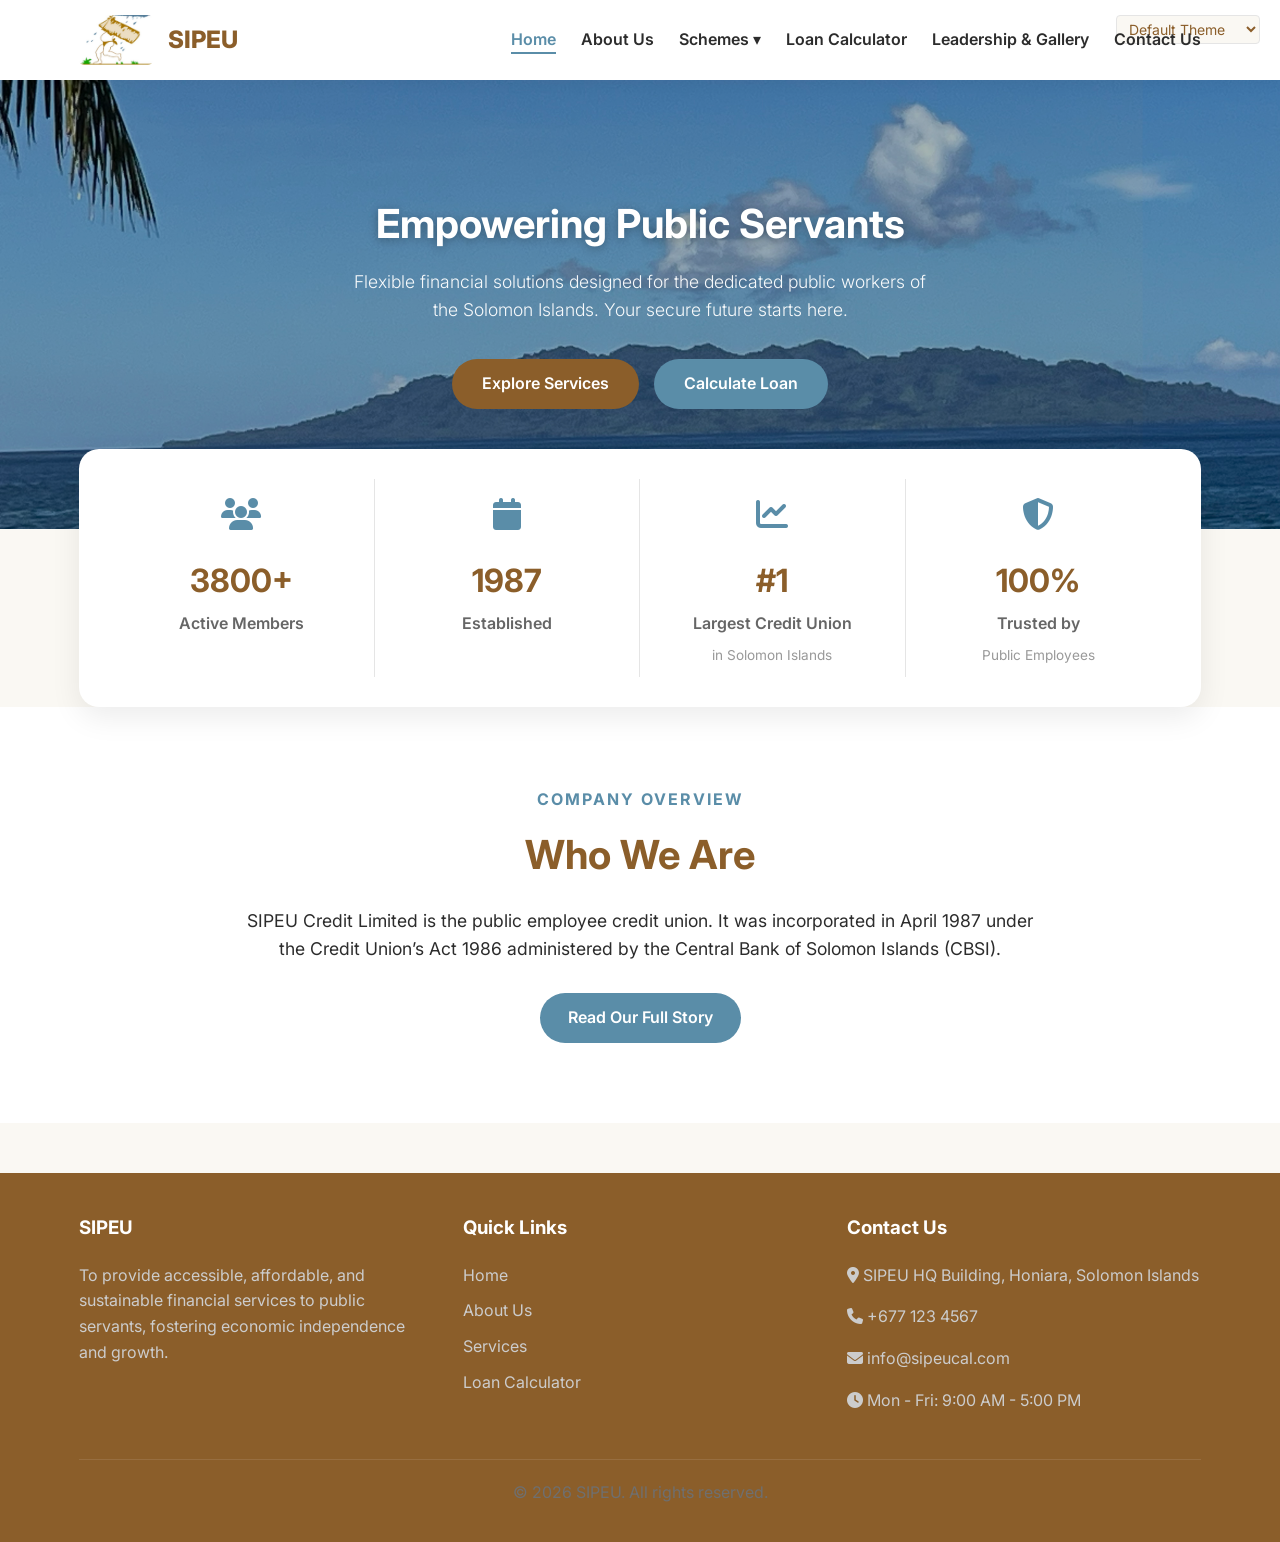
<file: index.html>
<!DOCTYPE html>
<html lang="en">

<head>
    <meta charset="UTF-8">
    <meta name="viewport" content="width=device-width, initial-scale=1.0">
    <title>SIPEU</title>
    <!-- Google Fonts -->
    <link rel="preconnect" href="https://fonts.googleapis.com">
    <link rel="preconnect" href="https://fonts.gstatic.com" crossorigin>
    <link href="https://fonts.googleapis.com/css2?family=Inter:wght@400;600;800&display=swap" rel="stylesheet">
    <!-- Main CSS -->
    <link rel="stylesheet" href="assets/style.css">

    <!-- Theme Configuration Override -->
    <style>
        :root {
            --primary-color: #8B5E2A;
            --secondary-color: #5A8DA8;
            --bg-color: #FAF8F3;
            --white: #FFFFFF;
            --text-color: #2C2C2C;
            --light-text: #6F6F6F;
            --border-color: #E5E5E5;

            --success: #22C55E;
            --warning: #FACC15;
            --info: #3B82F6;
        }
    </style>
    <script>
        const themes = {
            default: {
                "--primary-color": "#8B5E2A",
                "--secondary-color": "#5A8DA8"
            },
            blue: { "--primary-color": "#1E3A8A", "--secondary-color": "#3B82F6" },
            green: { "--primary-color": "#2E7D32", "--secondary-color": "#66BB6A" },
            gold: { "--primary-color": "#C9A227", "--secondary-color": "#E5C158" },
            ocean: { "--primary-color": "#0EA5E9", "--secondary-color": "#38BDF8" }
        };

        function applyTheme(themeName) {
            if (!themes[themeName]) return;
            const theme = themes[themeName];
            Object.keys(theme).forEach(key => {
                document.documentElement.style.setProperty(key, theme[key]);
            });
            localStorage.setItem("sipeu_theme", themeName);
        }

        // Fast synchronous check to prevent FOUC (flash of unstyled content)
        const savedTheme = localStorage.getItem("sipeu_theme");
        if (savedTheme && themes[savedTheme]) {
            applyTheme(savedTheme);
        }

        // Sync both dropdown menu selections when DOM loads
        document.addEventListener("DOMContentLoaded", () => {
            document.querySelectorAll(".theme-select").forEach(select => {
                if (savedTheme) select.value = savedTheme;
            });
        });
    </script>

    <!-- FontAwesome for Icons -->
    <link rel="stylesheet" href="https://cdnjs.cloudflare.com/ajax/libs/font-awesome/6.4.0/css/all.min.css">
</head>

<body oncontextmenu="return false;">

    <nav class="navbar">
        <div class="container">
            <!-- Desktop Theme Switcher -->
            <div class="theme-desktop">
                <select class="theme-select" onchange="applyTheme(this.value)"
                    style="border: 1px solid var(--border-color); background: var(--bg-color); color: var(--primary-color); padding: 4px 8px; border-radius: 4px; font-size: 14px; cursor: pointer; outline: none;">
                    <option value="default">Default Theme</option>
                    <option value="blue">Corporate Blue</option>
                    <option value="green">Nature Premium</option>
                    <option value="gold">Premium Gold</option>
                    <option value="ocean">Ocean Clean</option>
                </select>
            </div>

            <a href="index.html" class="nav-brand">
                <img src="assets/logo.png" alt="Logo">
                <span>SIPEU</span>
            </a>

            <ul class="nav-links">
                <li><a href="index.html" class="active">Home</a></li>
                <li><a href="about.html" class="">About Us</a></li>
                <li class="dropdown">
                    <a href="#" class="">Schemes ▾</a>
                    <ul class="dropdown-menu">
                        <li><a href="loan.html">Loan Scheme</a></li>
                        <li><a href="advance.html">Advance Scheme</a></li>
                    </ul>
                </li>
                <li><a href="calculator.html" class="">Loan Calculator</a></li>
                <li><a href="team.html" class="">Leadership & Gallery</a></li>
                <li><a href="contact.html" class="">Contact Us</a></li>

                <li class="theme-mobile">
                    <label>Theme Selection</label>
                    <select class="theme-select" onchange="applyTheme(this.value)">
                        <option value="default">Default Theme</option>
                        <option value="blue">Corporate Blue</option>
                        <option value="green">Nature Premium</option>
                        <option value="gold">Premium Gold</option>
                        <option value="ocean">Ocean Clean</option>
                    </select>
                </li>
            </ul>

            <button class="mobile-menu-btn">
                <i class="fas fa-bars"></i>
            </button>
        </div>
    </nav>

    <style>
        /* Hero Section Specific Styles */
        .hero {
            position: relative;
            background-image: url('assets/hero.jpg');
            background-size: cover;
            background-position: center;
            background-repeat: no-repeat;
            color: var(--white);
            padding: 120px 0;
            overflow: hidden;
        }

        .hero-overlay {
            position: absolute;
            top: 0;
            left: 0;
            width: 100%;
            height: 100%;
            background: rgba(0, 0, 0, 0.3);
            /* Lighter sharp overlay */
            z-index: 1;
        }

        .hero .container {
            position: relative;
            z-index: 2;
            display: flex;
            flex-direction: column;
            align-items: center;
            text-align: center;
        }

        .hero-content {
            max-width: 800px;
        }

        .hero-content h1 {
            font-size: 3.5rem;
            color: var(--white);
            line-height: 1.2;
            margin-bottom: 20px;
            animation: fadeInUp 1s ease;
        }

        .hero-content p {
            font-size: 1.25rem;
            color: #E0E0E0;
            margin-bottom: 30px;
            animation: fadeInUp 1s ease 0.2s reverse backwards;
        }

        .hero-buttons {
            display: flex;
            gap: 15px;
            animation: fadeInUp 1s ease 0.4s reverse backwards;
        }

        .hero-image {
            max-width: 400px;
            animation: fadeInRight 1s ease;
        }

        .hero-image img {
            width: 100%;
            border-radius: var(--card-radius);
            box-shadow: 0 20px 50px rgba(0, 0, 0, 0.3);
        }

        /* Animations */
        @keyframes fadeInUp {
            from {
                opacity: 0;
                transform: translateY(30px);
            }

            to {
                opacity: 1;
                transform: translateY(0);
            }
        }

        @keyframes fadeInRight {
            from {
                opacity: 0;
                transform: translateX(50px);
            }

            to {
                opacity: 1;
                transform: translateX(0);
            }
        }

        @media (max-width: 768px) {
            .hero .container {
                flex-direction: column;
                text-align: center;
            }

            .hero-buttons {
                justify-content: center;
            }

            .hero-image {
                margin-top: 40px;
            }

            .hero-content h1 {
                font-size: 2.5rem;
            }
        }
    </style>

    <!-- Hero Section -->
    <section class="hero">
        <div class="hero-overlay"></div>
        <div class="container">
            <div class="hero-content">

                <h1
                    style="animation-direction: normal; font-size: 2.5rem; font-weight: 700; text-shadow: 0 2px 10px rgba(0,0,0,0.3);">
                    Empowering Public Servants</h1>
                <p
                    style="animation-direction: normal; font-size: 1.1rem; font-weight: 300; margin-bottom: 35px; line-height: 1.6; color: rgba(255,255,255,0.95); max-width: 600px; margin-left: auto; margin-right: auto;">
                    Flexible financial solutions designed for the dedicated public workers of the Solomon Islands. Your
                    secure future starts here.</p>
                <div class="hero-buttons" style="animation-direction: normal; justify-content: center;">
                    <a href="loan.html" class="btn btn-primary"
                        style="padding: 12px 30px; border-radius: 50px; font-weight: 600;">Explore Services</a>
                    <a href="calculator.html" class="btn btn-secondary"
                        style="padding: 12px 30px; border-radius: 50px; font-weight: 600;">Calculate Loan</a>
                </div>
            </div>
        </div>
    </section>

    <!-- Statistics / Achievements -->
    <section class="stats">
        <div class="container">
            <div class="stats-container">
                <div class="stat-box">
                    <div class="icon"><i class="fas fa-users"></i></div>
                    <h2>3800+</h2>
                    <p>Active Members</p>
                </div>
                <div class="stat-box">
                    <div class="icon"><i class="fas fa-calendar"></i></div>
                    <h2>1987</h2>
                    <p>Established</p>
                </div>
                <div class="stat-box">
                    <div class="icon"><i class="fas fa-chart-line"></i></div>
                    <h2>#1</h2>
                    <p>Largest Credit Union</p>
                    <small>in Solomon Islands</small>
                </div>
                <div class="stat-box">
                    <div class="icon"><i class="fas fa-shield-alt"></i></div>
                    <h2>100%</h2>
                    <p>Trusted by</p>
                    <small>Public Employees</small>
                </div>
            </div>
        </div>
    </section>

    <!-- Quick About Section -->
    <section class="section" style="background-color: var(--white);">
        <div class="container">
            <div class="text-center" style="max-width: 800px; margin: 0 auto;">
                <div
                    style="color: var(--secondary-color); font-weight: 700; letter-spacing: 2px; text-transform: uppercase; margin-bottom: 10px;">
                    COMPANY OVERVIEW</div>
                <h2 style="font-size: 2.5rem; margin-bottom: 20px;">Who We Are</h2>
                <p style="font-size: 1.1rem; color: var(--text-color); margin-bottom: 30px;">
                    SIPEU Credit Limited is the public employee credit union. It was incorporated in April 1987 under
                    the Credit Union’s Act 1986 administered by the Central Bank of Solomon Islands (CBSI). </p>
                <a href="about.html" class="btn btn-primary" style="background-color: var(--secondary-color);">Read Our
                    Full Story</a>
            </div>
        </div>
    </section>

    <footer>
        <div class="container">
            <div class="footer-content">
                <div class="footer-col">
                    <h3>SIPEU</h3>
                    <p>To provide accessible, affordable, and sustainable financial services to public servants,
                        fostering economic independence and growth.</p>
                </div>

                <div class="footer-col">
                    <h3>Quick Links</h3>
                    <ul style="list-style: none; padding: 0;">
                        <li style="margin-bottom: 10px;"><a href="index.html" style="color: #ccc;">Home</a></li>
                        <li style="margin-bottom: 10px;"><a href="about.html" style="color: #ccc;">About Us</a></li>
                        <li style="margin-bottom: 10px;"><a href="services.html" style="color: #ccc;">Services</a></li>
                        <li style="margin-bottom: 10px;"><a href="calculator.html" style="color: #ccc;">Loan
                                Calculator</a></li>
                    </ul>
                </div>

                <div class="footer-col">
                    <h3>Contact Us</h3>
                    <p><i class="fas fa-map-marker-alt"></i> SIPEU HQ Building, Honiara, Solomon
                        Islands</p>
                    <p><i class="fas fa-phone"></i> +677 123 4567</p>
                    <p><i class="fas fa-envelope"></i> info@sipeucal.com</p>
                    <p><i class="fas fa-clock"></i> Mon - Fri: 9:00 AM - 5:00 PM</p>
                </div>
            </div>

            <div class="footer-bottom">
                <p>&copy; 2026 SIPEU. All rights reserved.</p>
            </div>
        </div>
    </footer>

    <script src="assets/script.js"></script>
</body>

</html>
</file>
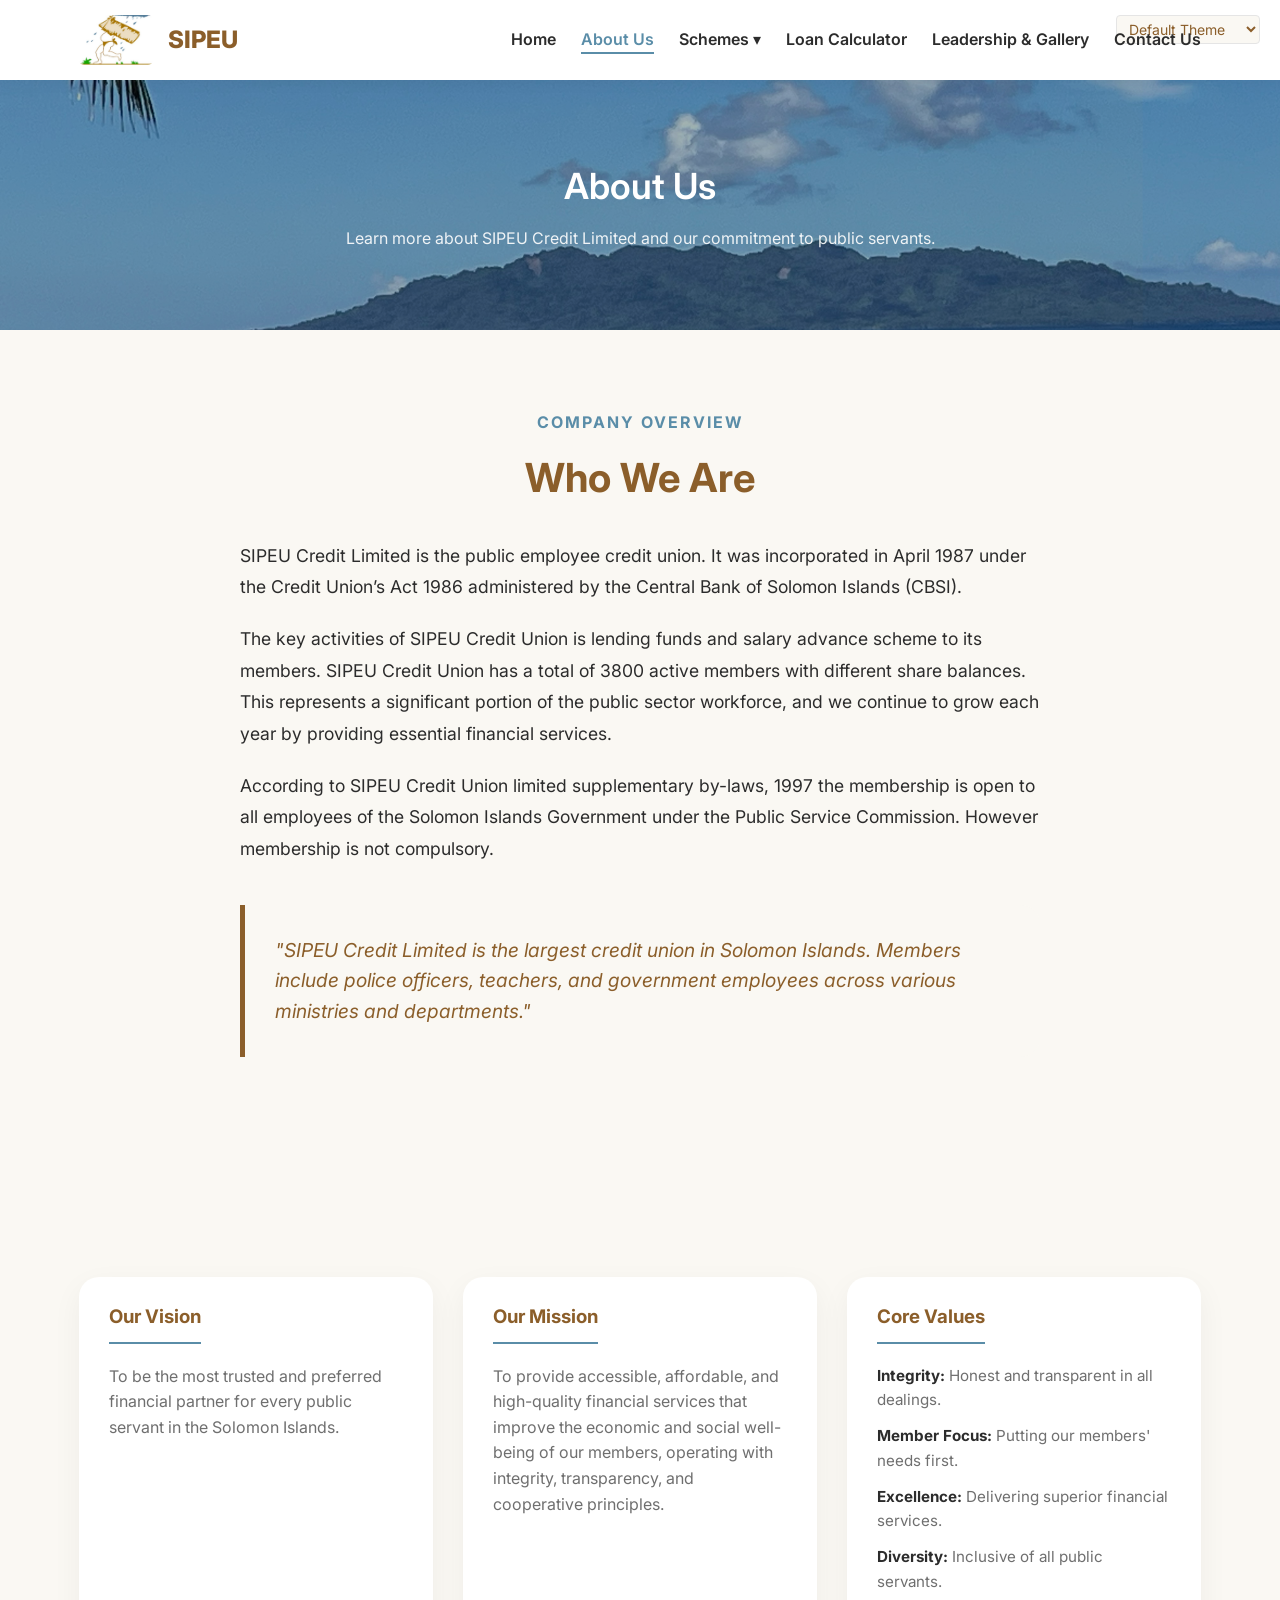
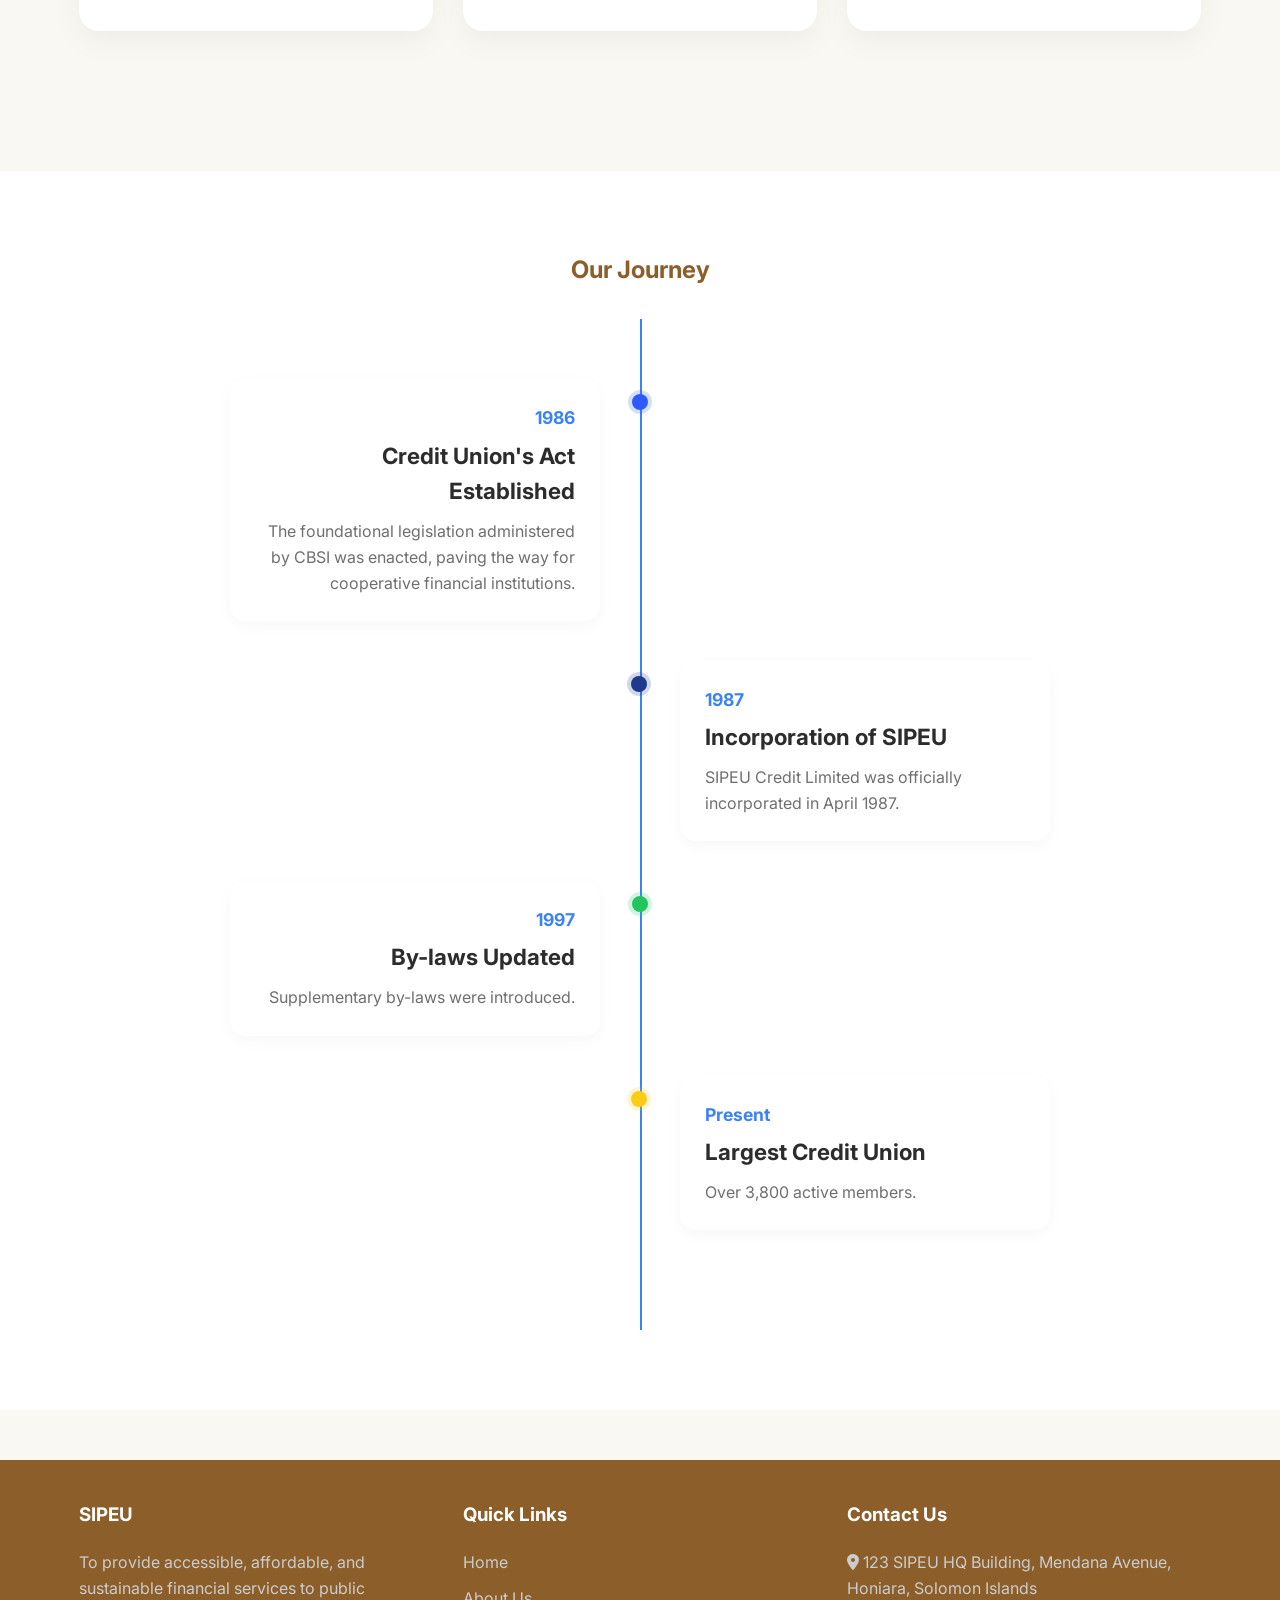
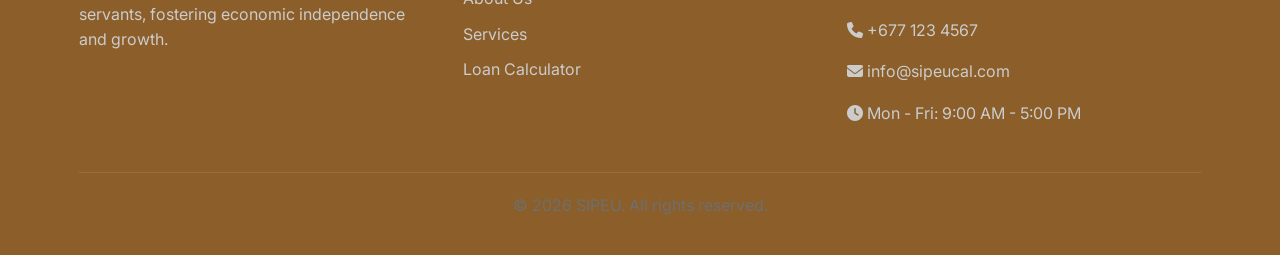
<file: about.html>
<!DOCTYPE html>
<html lang="en">
<head>
    <meta charset="UTF-8">
    <meta name="viewport" content="width=device-width, initial-scale=1.0">
    <title>SIPEU</title>
    <!-- Google Fonts -->
    <link rel="preconnect" href="https://fonts.googleapis.com">
    <link rel="preconnect" href="https://fonts.gstatic.com" crossorigin>
    <link href="https://fonts.googleapis.com/css2?family=Inter:wght@400;600;800&display=swap" rel="stylesheet">
    <!-- Main CSS -->
    <link rel="stylesheet" href="assets/style.css">
    
    <!-- Theme Configuration Override -->
    <style>
        :root {
            --primary-color: #8B5E2A;
            --secondary-color: #5A8DA8;
            --bg-color: #FAF8F3;
            --white: #FFFFFF;
            --text-color: #2C2C2C;
            --light-text: #6F6F6F;
            --border-color: #E5E5E5;
            
            --success: #22C55E;
            --warning: #FACC15;
            --info: #3B82F6;
        }
    </style>
    <script>
        const themes = {
            default: {
                "--primary-color": "#8B5E2A",
                "--secondary-color": "#5A8DA8"
            },
            blue: { "--primary-color": "#1E3A8A", "--secondary-color": "#3B82F6" },
            green: { "--primary-color": "#2E7D32", "--secondary-color": "#66BB6A" },
            gold: { "--primary-color": "#C9A227", "--secondary-color": "#E5C158" },
            ocean: { "--primary-color": "#0EA5E9", "--secondary-color": "#38BDF8" }
        };

        function applyTheme(themeName) {
            if (!themes[themeName]) return;
            const theme = themes[themeName];
            Object.keys(theme).forEach(key => {
                document.documentElement.style.setProperty(key, theme[key]);
            });
            localStorage.setItem("sipeu_theme", themeName);
        }

        // Fast synchronous check to prevent FOUC (flash of unstyled content)
        const savedTheme = localStorage.getItem("sipeu_theme");
        if (savedTheme && themes[savedTheme]) {
            applyTheme(savedTheme);
        }
        
        // Sync both dropdown menu selections when DOM loads
        document.addEventListener("DOMContentLoaded", () => {
            document.querySelectorAll(".theme-select").forEach(select => {
                if (savedTheme) select.value = savedTheme;
            });
        });
    </script>
    
    <!-- FontAwesome for Icons -->
    <link rel="stylesheet" href="https://cdnjs.cloudflare.com/ajax/libs/font-awesome/6.4.0/css/all.min.css">
</head>
<body oncontextmenu="return false;">

<nav class="navbar">
    <div class="container">
        <!-- Desktop Theme Switcher -->
        <div class="theme-desktop">
            <select class="theme-select" onchange="applyTheme(this.value)" style="border: 1px solid var(--border-color); background: var(--bg-color); color: var(--primary-color); padding: 4px 8px; border-radius: 4px; font-size: 14px; cursor: pointer; outline: none;">
                <option value="default">Default Theme</option>
                <option value="blue">Corporate Blue</option>
                <option value="green">Nature Premium</option>
                <option value="gold">Premium Gold</option>
                <option value="ocean">Ocean Clean</option>
            </select>
        </div>

        <a href="index.html" class="nav-brand">
            <img src="assets/logo.png" alt="Logo">
            <span>SIPEU</span>
        </a>
        
        <ul class="nav-links">
            <li><a href="index.html" class="">Home</a></li>
            <li><a href="about.html" class="active">About Us</a></li>
            <li class="dropdown">
                <a href="#" class="">Schemes ▾</a>
                <ul class="dropdown-menu">
                    <li><a href="loan.html">Loan Scheme</a></li>
                    <li><a href="advance.html">Advance Scheme</a></li>
                </ul>
            </li>
            <li><a href="calculator.html" class="">Loan Calculator</a></li>
            <li><a href="team.html" class="">Leadership & Gallery</a></li>
            <li><a href="contact.html" class="">Contact Us</a></li>
            
            <li class="theme-mobile">
                <label>Theme Selection</label>
                <select class="theme-select" onchange="applyTheme(this.value)">
                    <option value="default">Default Theme</option>
                    <option value="blue">Corporate Blue</option>
                    <option value="green">Nature Premium</option>
                    <option value="gold">Premium Gold</option>
                    <option value="ocean">Ocean Clean</option>
                </select>
            </li>
        </ul>

        <button class="mobile-menu-btn">
            <i class="fas fa-bars"></i>
        </button>
    </div>
</nav>

<style>
.mission-vision-grid {
    display: grid;
    grid-template-columns: 1fr 1fr;
    gap: 40px;
    margin-top: 50px;
}

.mv-card {
    background: var(--white);
    padding: 40px;
    border-radius: var(--card-radius);
    box-shadow: var(--box-shadow);
    text-align: center;
}

.mv-icon {
    font-size: 3rem;
    color: var(--secondary-color);
    margin-bottom: 20px;
}

@media (max-width: 768px) {
    .mission-vision-grid {
        grid-template-columns: 1fr;
    }
}
</style>

<section class="page-banner" style="background-image: url('assets/hero.jpg');">
    <div class="overlay"></div>
    <div class="banner-content container">
        <h1>About Us</h1>
        <p>Learn more about SIPEU Credit Limited and our commitment to public servants.</p>
    </div>
</section>

<section class="section">
    <div class="container">
        <div class="row" style="max-width: 800px; margin: 0 auto; text-align: center;">
            <div style="color: var(--secondary-color); font-weight: 700; letter-spacing: 2px; text-transform: uppercase; margin-bottom: 10px;">COMPANY OVERVIEW</div>
            <h2 style="color: var(--primary-color); font-size: 2.5rem; margin-bottom: 30px;">Who We Are</h2>
            
            <p style="font-size: 1.1rem; line-height: 1.8; color: var(--text-color); margin-bottom: 20px; text-align: left;">
                SIPEU Credit Limited is the public employee credit union. It was incorporated in April 1987 under the Credit Union’s Act 1986 administered by the Central Bank of Solomon Islands (CBSI).            </p>
            <p style="font-size: 1.1rem; line-height: 1.8; color: var(--text-color); margin-bottom: 20px; text-align: left;">
                The key activities of SIPEU Credit Union is lending funds and salary advance scheme to its members. SIPEU Credit Union has a total of 3800 active members with different share balances. This represents a significant portion of the public sector workforce, and we continue to grow each year by providing essential financial services.            </p>
            <p style="font-size: 1.1rem; line-height: 1.8; color: var(--text-color); margin-bottom: 40px; text-align: left;">
                According to SIPEU Credit Union limited supplementary by-laws, 1997 the membership is open to all employees of the Solomon Islands Government under the Public Service Commission. However membership is not compulsory.            </p>
            
            <div style="background: var(--bg-color); border-left: 5px solid var(--primary-color); padding: 30px; border-radius: 0 var(--card-radius) var(--card-radius) 0; text-align: left; font-style: italic; font-size: 1.2rem; color: var(--primary-color);">
                "SIPEU Credit Limited is the largest credit union in Solomon Islands. Members include police officers, teachers, and government employees across various ministries and departments."
            </div>
        </div>
    </div>
</section>

<section class="section" style="background-color: var(--bg-color);">
    <div class="container">
        <div class="top-cards">
            <!-- Our Vision -->
            <div class="fin-card">
                <h3>Our Vision</h3>
                <p>To be the most trusted and preferred financial partner for every public servant in the Solomon Islands.</p>
            </div>

            <!-- Our Mission -->
            <div class="fin-card">
                <h3>Our Mission</h3>
                <p>To provide accessible, affordable, and high-quality financial services that improve the economic and social well-being of our members, operating with integrity, transparency, and cooperative principles.</p>
            </div>

            <!-- Core Values -->
            <div class="fin-card">
                <h3>Core Values</h3>
                                <p style="margin-bottom: 12px; font-size: 0.95rem;">
                    <b style="color: var(--text-color);">Integrity:</b> 
                    Honest and transparent in all dealings.                </p>
                                <p style="margin-bottom: 12px; font-size: 0.95rem;">
                    <b style="color: var(--text-color);">Member Focus:</b> 
                    Putting our members&#039; needs first.                </p>
                                <p style="margin-bottom: 12px; font-size: 0.95rem;">
                    <b style="color: var(--text-color);">Excellence:</b> 
                    Delivering superior financial services.                </p>
                                <p style="margin-bottom: 12px; font-size: 0.95rem;">
                    <b style="color: var(--text-color);">Diversity:</b> 
                    Inclusive of all public servants.                </p>
                            </div>
        </div>
    </div>
</section>

<section class="section" style="background-color: var(--white);">
    <div class="container">
        <h2 class="text-center" style="color: var(--primary-color); margin-bottom: 30px;">Our Journey</h2>
        <div class="timeline">
                        <div class="timeline-item left">
                <div class="timeline-dot blue"></div>
                <div class="timeline-content">
                    <h4>1986</h4>
                    <h3>Credit Union&#039;s Act Established</h3>
                    <p>The foundational legislation administered by CBSI was enacted, paving the way for cooperative financial institutions.</p>
                </div>
            </div>
                        <div class="timeline-item right">
                <div class="timeline-dot dark"></div>
                <div class="timeline-content">
                    <h4>1987</h4>
                    <h3>Incorporation of SIPEU</h3>
                    <p>SIPEU Credit Limited was officially incorporated in April 1987.</p>
                </div>
            </div>
                        <div class="timeline-item left">
                <div class="timeline-dot green"></div>
                <div class="timeline-content">
                    <h4>1997</h4>
                    <h3>By-laws Updated</h3>
                    <p>Supplementary by-laws were introduced.</p>
                </div>
            </div>
                        <div class="timeline-item right">
                <div class="timeline-dot gold"></div>
                <div class="timeline-content">
                    <h4>Present</h4>
                    <h3>Largest Credit Union</h3>
                    <p>Over 3,800 active members.</p>
                </div>
            </div>
                    </div>
    </div>
</section>

<footer>
    <div class="container">
        <div class="footer-content">
            <div class="footer-col">
                <h3>SIPEU</h3>
                <p>To provide accessible, affordable, and sustainable financial services to public servants, fostering economic independence and growth.</p>
            </div>
            
            <div class="footer-col">
                <h3>Quick Links</h3>
                <ul style="list-style: none; padding: 0;">
                    <li style="margin-bottom: 10px;"><a href="index.html" style="color: #ccc;">Home</a></li>
                    <li style="margin-bottom: 10px;"><a href="about.html" style="color: #ccc;">About Us</a></li>
                    <li style="margin-bottom: 10px;"><a href="services.html" style="color: #ccc;">Services</a></li>
                    <li style="margin-bottom: 10px;"><a href="calculator.html" style="color: #ccc;">Loan Calculator</a></li>
                </ul>
            </div>
            
            <div class="footer-col">
                <h3>Contact Us</h3>
                <p><i class="fas fa-map-marker-alt"></i> 123 SIPEU HQ Building, Mendana Avenue, Honiara, Solomon Islands</p>
                <p><i class="fas fa-phone"></i> +677 123 4567</p>
                <p><i class="fas fa-envelope"></i> info@sipeucal.com</p>
                <p><i class="fas fa-clock"></i> Mon - Fri: 9:00 AM - 5:00 PM</p>
            </div>
        </div>
        
        <div class="footer-bottom">
            <p>&copy; 2026 SIPEU. All rights reserved.</p>
        </div>
    </div>
</footer>

<script src="assets/script.js"></script>
</body>
</html>
</file>
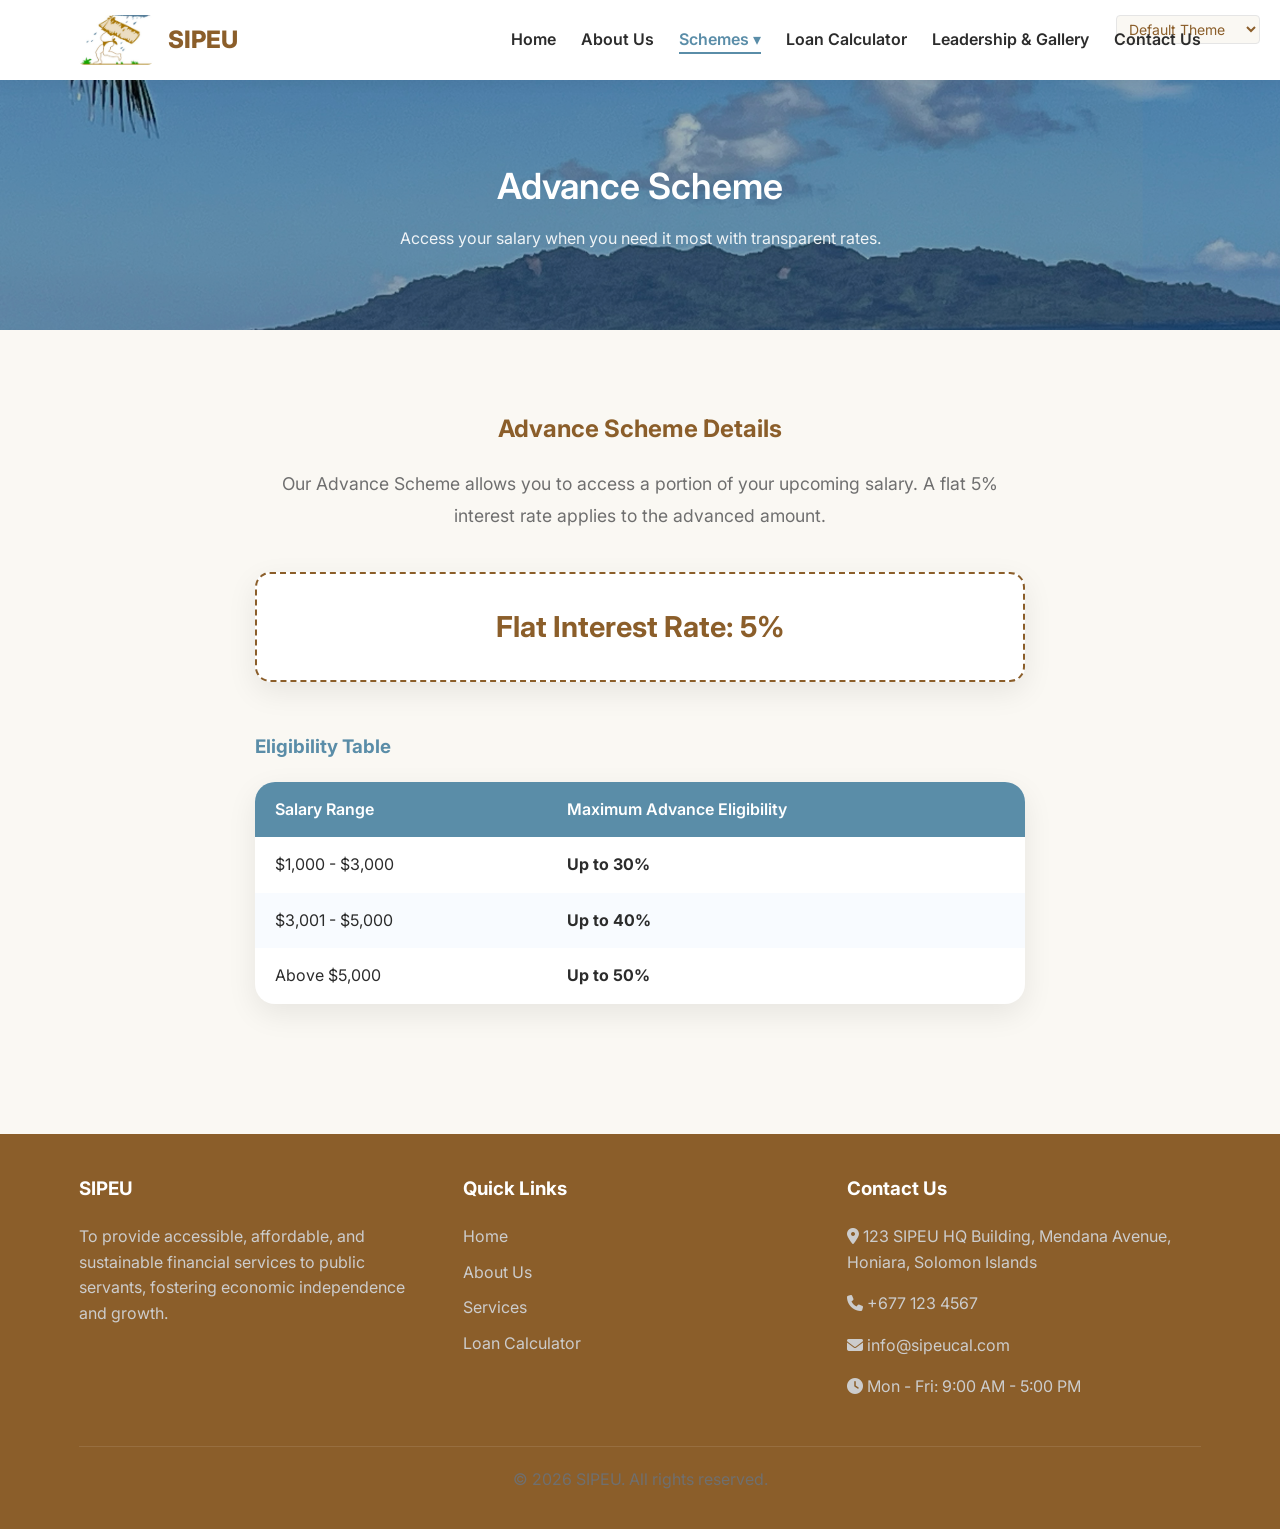
<file: advance.html>
<!DOCTYPE html>
<html lang="en">
<head>
    <meta charset="UTF-8">
    <meta name="viewport" content="width=device-width, initial-scale=1.0">
    <title>SIPEU</title>
    <!-- Google Fonts -->
    <link rel="preconnect" href="https://fonts.googleapis.com">
    <link rel="preconnect" href="https://fonts.gstatic.com" crossorigin>
    <link href="https://fonts.googleapis.com/css2?family=Inter:wght@400;600;800&display=swap" rel="stylesheet">
    <!-- Main CSS -->
    <link rel="stylesheet" href="assets/style.css">
    
    <!-- Theme Configuration Override -->
    <style>
        :root {
            --primary-color: #8B5E2A;
            --secondary-color: #5A8DA8;
            --bg-color: #FAF8F3;
            --white: #FFFFFF;
            --text-color: #2C2C2C;
            --light-text: #6F6F6F;
            --border-color: #E5E5E5;
            
            --success: #22C55E;
            --warning: #FACC15;
            --info: #3B82F6;
        }
    </style>
    <script>
        const themes = {
            default: {
                "--primary-color": "#8B5E2A",
                "--secondary-color": "#5A8DA8"
            },
            blue: { "--primary-color": "#1E3A8A", "--secondary-color": "#3B82F6" },
            green: { "--primary-color": "#2E7D32", "--secondary-color": "#66BB6A" },
            gold: { "--primary-color": "#C9A227", "--secondary-color": "#E5C158" },
            ocean: { "--primary-color": "#0EA5E9", "--secondary-color": "#38BDF8" }
        };

        function applyTheme(themeName) {
            if (!themes[themeName]) return;
            const theme = themes[themeName];
            Object.keys(theme).forEach(key => {
                document.documentElement.style.setProperty(key, theme[key]);
            });
            localStorage.setItem("sipeu_theme", themeName);
        }

        // Fast synchronous check to prevent FOUC (flash of unstyled content)
        const savedTheme = localStorage.getItem("sipeu_theme");
        if (savedTheme && themes[savedTheme]) {
            applyTheme(savedTheme);
        }
        
        // Sync both dropdown menu selections when DOM loads
        document.addEventListener("DOMContentLoaded", () => {
            document.querySelectorAll(".theme-select").forEach(select => {
                if (savedTheme) select.value = savedTheme;
            });
        });
    </script>
    
    <!-- FontAwesome for Icons -->
    <link rel="stylesheet" href="https://cdnjs.cloudflare.com/ajax/libs/font-awesome/6.4.0/css/all.min.css">
</head>
<body oncontextmenu="return false;">

<nav class="navbar">
    <div class="container">
        <!-- Desktop Theme Switcher -->
        <div class="theme-desktop">
            <select class="theme-select" onchange="applyTheme(this.value)" style="border: 1px solid var(--border-color); background: var(--bg-color); color: var(--primary-color); padding: 4px 8px; border-radius: 4px; font-size: 14px; cursor: pointer; outline: none;">
                <option value="default">Default Theme</option>
                <option value="blue">Corporate Blue</option>
                <option value="green">Nature Premium</option>
                <option value="gold">Premium Gold</option>
                <option value="ocean">Ocean Clean</option>
            </select>
        </div>

        <a href="index.html" class="nav-brand">
            <img src="assets/logo.png" alt="Logo">
            <span>SIPEU</span>
        </a>
        
        <ul class="nav-links">
            <li><a href="index.html" class="">Home</a></li>
            <li><a href="about.html" class="">About Us</a></li>
            <li class="dropdown">
                <a href="#" class="active">Schemes ▾</a>
                <ul class="dropdown-menu">
                    <li><a href="loan.html">Loan Scheme</a></li>
                    <li><a href="advance.html">Advance Scheme</a></li>
                </ul>
            </li>
            <li><a href="calculator.html" class="">Loan Calculator</a></li>
            <li><a href="team.html" class="">Leadership & Gallery</a></li>
            <li><a href="contact.html" class="">Contact Us</a></li>
            
            <li class="theme-mobile">
                <label>Theme Selection</label>
                <select class="theme-select" onchange="applyTheme(this.value)">
                    <option value="default">Default Theme</option>
                    <option value="blue">Corporate Blue</option>
                    <option value="green">Nature Premium</option>
                    <option value="gold">Premium Gold</option>
                    <option value="ocean">Ocean Clean</option>
                </select>
            </li>
        </ul>

        <button class="mobile-menu-btn">
            <i class="fas fa-bars"></i>
        </button>
    </div>
</nav>

<style>
/* Table styles transferred from services.php */
.modern-table {
    width: 100%;
    border-collapse: collapse;
    margin-top: 20px;
    background: var(--white);
    box-shadow: var(--box-shadow);
    border-radius: var(--card-radius);
    overflow: hidden;
}

.modern-table th, .modern-table td {
    padding: 15px 20px;
    text-align: left;
}

.modern-table th {
    background-color: var(--secondary-color);
    color: var(--white);
    font-weight: 600;
}

.modern-table tr:nth-child(even) {
    background-color: #f8fbff;
}

.modern-table tr:hover {
    background-color: #f1f5fa;
}
</style>

<section class="page-banner" style="background-image: url('assets/hero.jpg');">
    <div class="overlay"></div>
    <div class="banner-content container">
        <h1>Advance Scheme</h1>
        <p>Access your salary when you need it most with transparent rates.</p>
    </div>
</section>

<section class="section">
    <div class="container" style="max-width: 800px;">
        <h2 class="text-center">Advance Scheme Details</h2>
        <p class="text-center" style="font-size: 1.1rem; line-height: 1.8; margin-top: 20px;">
            Our Advance Scheme allows you to access a portion of your upcoming salary. A flat 5% interest rate applies to the advanced amount.        </p>
        
        <div style="background: var(--white); padding: 30px; border-radius: 15px; margin: 40px auto; text-align: center; border: 2px dashed var(--primary-color); box-shadow: var(--box-shadow);">
            <h3 style="margin: 0; color: var(--primary-color); font-size: 1.8rem;">Flat Interest Rate: 5%</h3>
        </div>

        <h3 style="margin-top: 50px; text-align: left; color: var(--secondary-color);">Eligibility Table</h3>
        <table class="modern-table">
            <thead>
                <tr>
                    <th>Salary Range</th>
                    <th>Maximum Advance Eligibility</th>
                </tr>
            </thead>
            <tbody>
                                <tr>
                    <td>$1,000 - $3,000</td>
                    <td><strong>Up to 30%</strong></td>
                </tr>
                                <tr>
                    <td>$3,001 - $5,000</td>
                    <td><strong>Up to 40%</strong></td>
                </tr>
                                <tr>
                    <td>Above $5,000</td>
                    <td><strong>Up to 50%</strong></td>
                </tr>
                            </tbody>
        </table>
    </div>
</section>

<footer>
    <div class="container">
        <div class="footer-content">
            <div class="footer-col">
                <h3>SIPEU</h3>
                <p>To provide accessible, affordable, and sustainable financial services to public servants, fostering economic independence and growth.</p>
            </div>
            
            <div class="footer-col">
                <h3>Quick Links</h3>
                <ul style="list-style: none; padding: 0;">
                    <li style="margin-bottom: 10px;"><a href="index.html" style="color: #ccc;">Home</a></li>
                    <li style="margin-bottom: 10px;"><a href="about.html" style="color: #ccc;">About Us</a></li>
                    <li style="margin-bottom: 10px;"><a href="services.html" style="color: #ccc;">Services</a></li>
                    <li style="margin-bottom: 10px;"><a href="calculator.html" style="color: #ccc;">Loan Calculator</a></li>
                </ul>
            </div>
            
            <div class="footer-col">
                <h3>Contact Us</h3>
                <p><i class="fas fa-map-marker-alt"></i> 123 SIPEU HQ Building, Mendana Avenue, Honiara, Solomon Islands</p>
                <p><i class="fas fa-phone"></i> +677 123 4567</p>
                <p><i class="fas fa-envelope"></i> info@sipeucal.com</p>
                <p><i class="fas fa-clock"></i> Mon - Fri: 9:00 AM - 5:00 PM</p>
            </div>
        </div>
        
        <div class="footer-bottom">
            <p>&copy; 2026 SIPEU. All rights reserved.</p>
        </div>
    </div>
</footer>

<script src="assets/script.js"></script>
</body>
</html>
</file>
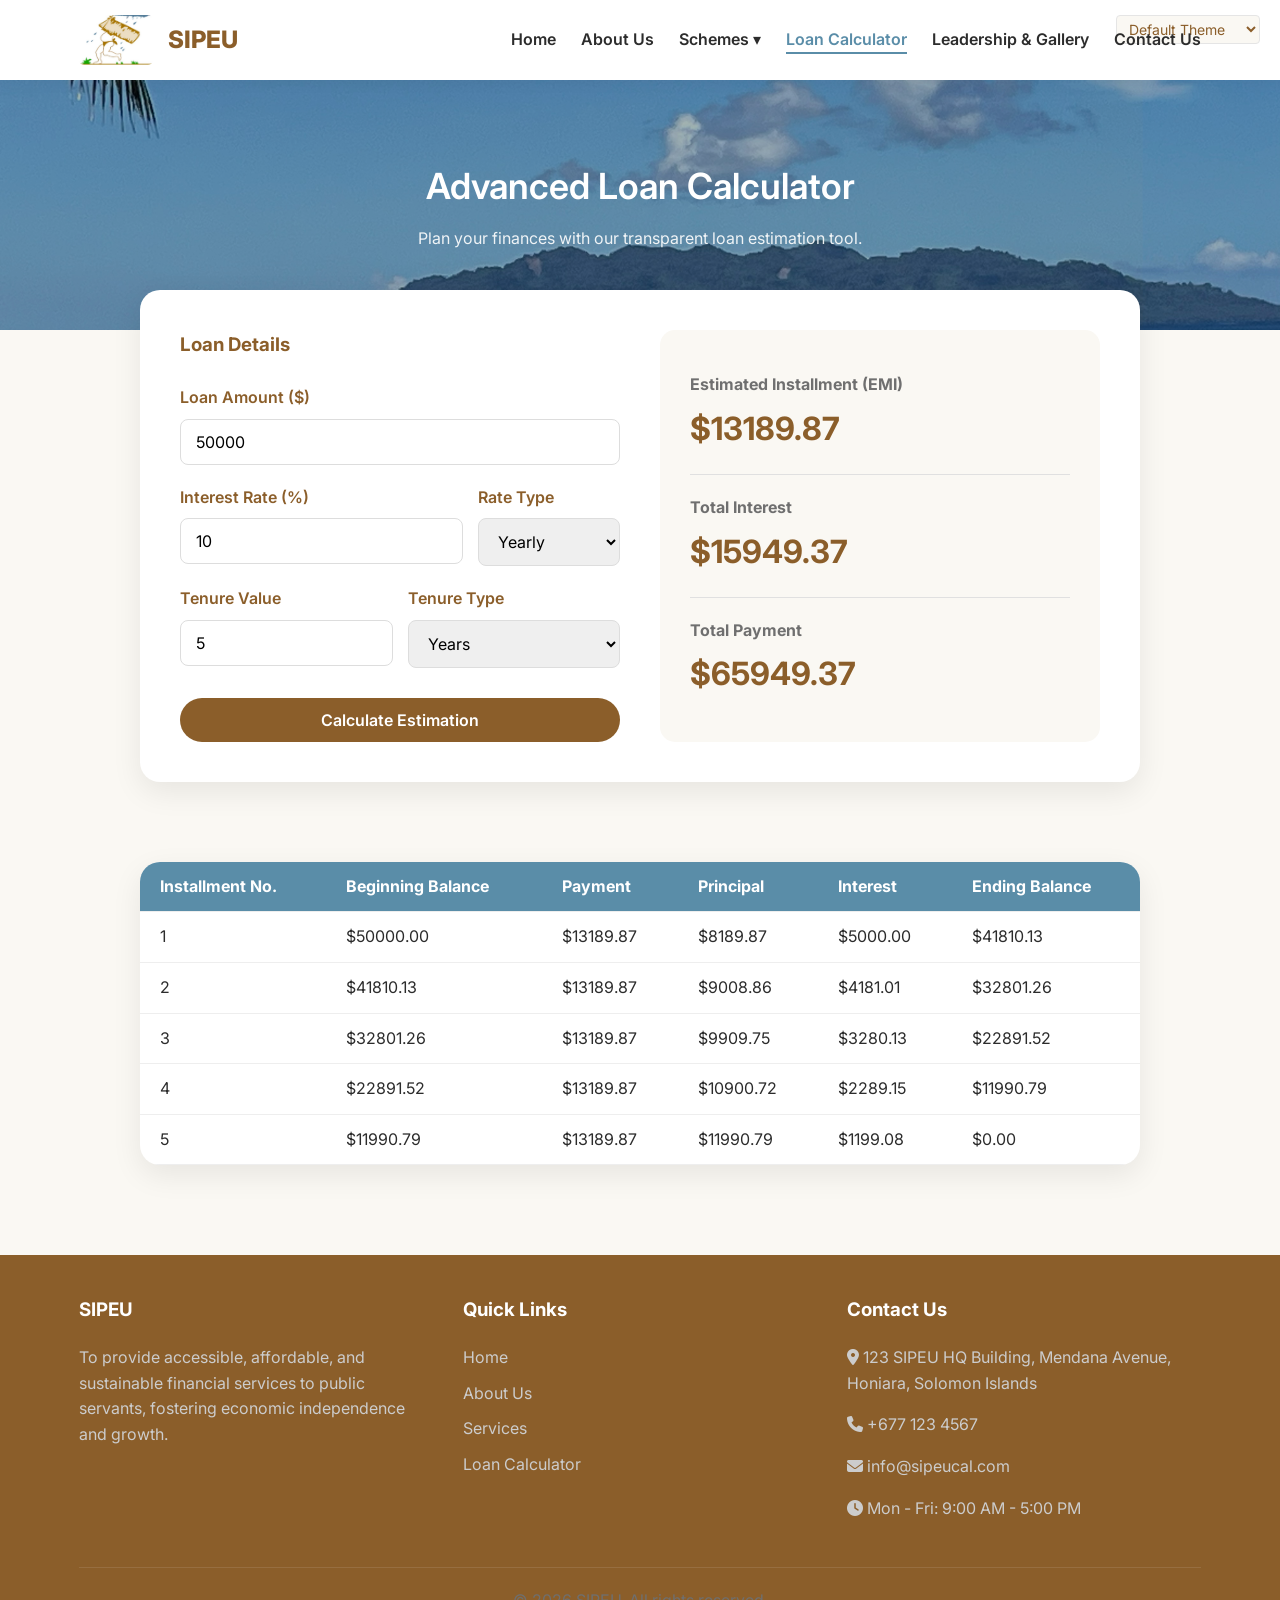
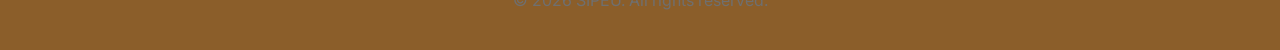
<file: calculator.html>
<!DOCTYPE html>
<html lang="en">
<head>
    <meta charset="UTF-8">
    <meta name="viewport" content="width=device-width, initial-scale=1.0">
    <title>SIPEU</title>
    <!-- Google Fonts -->
    <link rel="preconnect" href="https://fonts.googleapis.com">
    <link rel="preconnect" href="https://fonts.gstatic.com" crossorigin>
    <link href="https://fonts.googleapis.com/css2?family=Inter:wght@400;600;800&display=swap" rel="stylesheet">
    <!-- Main CSS -->
    <link rel="stylesheet" href="assets/style.css">
    
    <!-- Theme Configuration Override -->
    <style>
        :root {
            --primary-color: #8B5E2A;
            --secondary-color: #5A8DA8;
            --bg-color: #FAF8F3;
            --white: #FFFFFF;
            --text-color: #2C2C2C;
            --light-text: #6F6F6F;
            --border-color: #E5E5E5;
            
            --success: #22C55E;
            --warning: #FACC15;
            --info: #3B82F6;
        }
    </style>
    <script>
        const themes = {
            default: {
                "--primary-color": "#8B5E2A",
                "--secondary-color": "#5A8DA8"
            },
            blue: { "--primary-color": "#1E3A8A", "--secondary-color": "#3B82F6" },
            green: { "--primary-color": "#2E7D32", "--secondary-color": "#66BB6A" },
            gold: { "--primary-color": "#C9A227", "--secondary-color": "#E5C158" },
            ocean: { "--primary-color": "#0EA5E9", "--secondary-color": "#38BDF8" }
        };

        function applyTheme(themeName) {
            if (!themes[themeName]) return;
            const theme = themes[themeName];
            Object.keys(theme).forEach(key => {
                document.documentElement.style.setProperty(key, theme[key]);
            });
            localStorage.setItem("sipeu_theme", themeName);
        }

        // Fast synchronous check to prevent FOUC (flash of unstyled content)
        const savedTheme = localStorage.getItem("sipeu_theme");
        if (savedTheme && themes[savedTheme]) {
            applyTheme(savedTheme);
        }
        
        // Sync both dropdown menu selections when DOM loads
        document.addEventListener("DOMContentLoaded", () => {
            document.querySelectorAll(".theme-select").forEach(select => {
                if (savedTheme) select.value = savedTheme;
            });
        });
    </script>
    
    <!-- FontAwesome for Icons -->
    <link rel="stylesheet" href="https://cdnjs.cloudflare.com/ajax/libs/font-awesome/6.4.0/css/all.min.css">
</head>
<body oncontextmenu="return false;">

<nav class="navbar">
    <div class="container">
        <!-- Desktop Theme Switcher -->
        <div class="theme-desktop">
            <select class="theme-select" onchange="applyTheme(this.value)" style="border: 1px solid var(--border-color); background: var(--bg-color); color: var(--primary-color); padding: 4px 8px; border-radius: 4px; font-size: 14px; cursor: pointer; outline: none;">
                <option value="default">Default Theme</option>
                <option value="blue">Corporate Blue</option>
                <option value="green">Nature Premium</option>
                <option value="gold">Premium Gold</option>
                <option value="ocean">Ocean Clean</option>
            </select>
        </div>

        <a href="index.html" class="nav-brand">
            <img src="assets/logo.png" alt="Logo">
            <span>SIPEU</span>
        </a>
        
        <ul class="nav-links">
            <li><a href="index.html" class="">Home</a></li>
            <li><a href="about.html" class="">About Us</a></li>
            <li class="dropdown">
                <a href="#" class="">Schemes ▾</a>
                <ul class="dropdown-menu">
                    <li><a href="loan.html">Loan Scheme</a></li>
                    <li><a href="advance.html">Advance Scheme</a></li>
                </ul>
            </li>
            <li><a href="calculator.html" class="active">Loan Calculator</a></li>
            <li><a href="team.html" class="">Leadership & Gallery</a></li>
            <li><a href="contact.html" class="">Contact Us</a></li>
            
            <li class="theme-mobile">
                <label>Theme Selection</label>
                <select class="theme-select" onchange="applyTheme(this.value)">
                    <option value="default">Default Theme</option>
                    <option value="blue">Corporate Blue</option>
                    <option value="green">Nature Premium</option>
                    <option value="gold">Premium Gold</option>
                    <option value="ocean">Ocean Clean</option>
                </select>
            </li>
        </ul>

        <button class="mobile-menu-btn">
            <i class="fas fa-bars"></i>
        </button>
    </div>
</nav>

<style>
.calc-container {
    background: var(--white);
    padding: 40px;
    border-radius: var(--card-radius);
    box-shadow: var(--box-shadow);
    max-width: 1000px;
    margin: -40px auto 40px;
    position: relative;
    z-index: 10;
    display: grid;
    grid-template-columns: 1fr 1fr;
    gap: 40px;
}

.form-group {
    margin-bottom: 20px;
}

.form-group label {
    display: block;
    margin-bottom: 8px;
    font-weight: 600;
    color: var(--primary-color);
}

.form-control {
    width: 100%;
    padding: 12px 15px;
    border: 1px solid #ddd;
    border-radius: 8px;
    font-size: 1rem;
    transition: var(--transition);
}

.form-control:focus {
    border-color: var(--secondary-color);
    outline: none;
    box-shadow: 0 0 0 3px rgba(90, 141, 168, 0.2);
}

.calc-results {
    background: var(--bg-color);
    padding: 30px;
    border-radius: 15px;
    display: flex;
    flex-direction: column;
    justify-content: center;
}

.result-item {
    margin-bottom: 20px;
    padding-bottom: 20px;
    border-bottom: 1px solid #e0e0e0;
}

.result-item:last-child {
    border-bottom: none;
    margin-bottom: 0;
    padding-bottom: 0;
}

.result-item h4 {
    margin-bottom: 5px;
    color: var(--light-text);
    font-size: 1rem;
}

.result-item h2 {
    color: var(--primary-color);
    font-size: 2rem;
    margin: 0;
}

.schedule-table {
    width: 100%;
    max-width: 1000px;
    margin: 40px auto;
    border-collapse: collapse;
    background: var(--white);
    box-shadow: var(--box-shadow);
    border-radius: var(--card-radius);
    overflow: hidden;
    display: none;
}

.schedule-table th, .schedule-table td {
    padding: 12px 20px;
    text-align: left;
    border-bottom: 1px solid #eee;
}

.schedule-table th {
    background: var(--secondary-color);
    color: var(--white);
}

@media (max-width: 768px) {
    .calc-container {
        grid-template-columns: 1fr;
    }
}
</style>

<section class="page-banner" style="background-image: url('assets/hero.jpg');">
    <div class="overlay"></div>
    <div class="banner-content container">
        <h1>Advanced Loan Calculator</h1>
        <p>Plan your finances with our transparent loan estimation tool.</p>
    </div>
</section>

<div class="container">
    <div class="calc-container">
        <div class="calc-form">
            <h3 style="margin-bottom: 25px;">Loan Details</h3>
            
            <div class="form-group">
                <label>Loan Amount ($)</label>
                <input type="number" id="loanAmount" class="form-control" placeholder="e.g. 50000" value="50000">
            </div>
            
            <div class="form-group" style="display: grid; grid-template-columns: 2fr 1fr; gap: 15px;">
                <div>
                    <label>Interest Rate (%)</label>
                    <input type="number" id="interestRate" class="form-control" placeholder="e.g. 10" value="10">
                </div>
                <div>
                    <label>Rate Type</label>
                    <select id="rateType" class="form-control">
                        <option value="yearly">Yearly</option>
                        <option value="monthly">Monthly</option>
                        <option value="daily">Daily</option>
                    </select>
                </div>
            </div>
            
            <div class="form-group" style="display: grid; grid-template-columns: 1fr 1fr; gap: 15px;">
                <div>
                    <label>Tenure Value</label>
                    <input type="number" id="tenureValue" class="form-control" placeholder="e.g. 5" value="5">
                </div>
                <div>
                    <label>Tenure Type</label>
                    <select id="tenureType" class="form-control">
                        <option value="yearly">Years</option>
                        <option value="half-yearly">Half-Years</option>
                        <option value="monthly">Months</option>
                        <option value="fortnight">Fortnights</option>
                        <option value="weekly">Weeks</option>
                        <option value="daily">Days</option>
                    </select>
                </div>
            </div>
            
            <button id="calculateBtn" class="btn btn-primary" style="width: 100%; margin-top: 10px;">Calculate Estimation</button>
        </div>
        
        <div class="calc-results">
            <div class="result-item">
                <h4>Estimated Installment (EMI)</h4>
                <h2 id="emiResult">$0.00</h2>
            </div>
            <div class="result-item">
                <h4>Total Interest</h4>
                <h2 id="interestResult">$0.00</h2>
            </div>
            <div class="result-item">
                <h4>Total Payment</h4>
                <h2 id="totalResult">$0.00</h2>
            </div>
        </div>
    </div>
    
    <div id="scheduleContainer" style="overflow-x: auto;">
        <table class="schedule-table" id="scheduleTable">
            <thead>
                <tr>
                    <th>Installment No.</th>
                    <th>Beginning Balance</th>
                    <th>Payment</th>
                    <th>Principal</th>
                    <th>Interest</th>
                    <th>Ending Balance</th>
                </tr>
            </thead>
            <tbody id="scheduleBody">
                <!-- Populated via JS -->
            </tbody>
        </table>
    </div>
</div>

<script>
document.getElementById('calculateBtn').addEventListener('click', calculateLoan);

function calculateLoan() {
    let p = parseFloat(document.getElementById('loanAmount').value);
    let rInput = parseFloat(document.getElementById('interestRate').value);
    let rType = document.getElementById('rateType').value;
    let tValue = parseFloat(document.getElementById('tenureValue').value);
    let tType = document.getElementById('tenureType').value;
    
    if(isNaN(p) || isNaN(rInput) || isNaN(tValue) || p <= 0 || rInput < 0 || tValue <= 0) {
        alert("Please enter valid positive numbers.");
        return;
    }

    // Convert everything to months for baseline calculation, then adjust for actual EMI frequency
    // Installment Frequency Array (installments per year)
    const freqMap = {
        'yearly': 1,
        'half-yearly': 2,
        'monthly': 12,
        'fortnight': 26,
        'weekly': 52,
        'daily': 365
    };
    
    // Convert interest rate to annual rate
    let annualRate = rInput;
    if(rType === 'monthly') annualRate = rInput * 12;
    if(rType === 'daily') annualRate = rInput * 365;
    
    // Total number of installments based on tenure type
    let totalInstallments = tValue;
    if(tType === 'yearly') totalInstallments = tValue * freqMap['yearly'];
    else if(tType === 'half-yearly') totalInstallments = tValue * freqMap['half-yearly'] / 2; // Roughly assuming tenureValue is in half-years
    else if(tType === 'monthly') totalInstallments = tValue * freqMap['monthly'] / 12;
    else if(tType === 'fortnight') totalInstallments = tValue * freqMap['fortnight'] / 26;
    else if(tType === 'weekly') totalInstallments = tValue * freqMap['weekly'] / 52;
    else if(tType === 'daily') totalInstallments = tValue * freqMap['daily'] / 365;
    
    totalInstallments = Math.round(totalInstallments);
    if(totalInstallments < 1) totalInstallments = 1;
    
    // Rate per installment
    let ratePerInstallment = (annualRate / 100) / freqMap[tType];
    if(tType === 'half-yearly') ratePerInstallment = (annualRate / 100) / 2;
    if(tType === 'yearly') ratePerInstallment = (annualRate / 100);
    // Adjusting roughly based on standard banking formulas
    
    let emi;
    if(ratePerInstallment === 0) {
        emi = p / totalInstallments;
    } else {
        emi = p * ratePerInstallment * Math.pow(1 + ratePerInstallment, totalInstallments) / (Math.pow(1 + ratePerInstallment, totalInstallments) - 1);
    }
    
    let totalPayment = emi * totalInstallments;
    let totalInterest = totalPayment - p;
    
    // Update UI Elements
    document.getElementById('emiResult').innerText = "$" + emi.toFixed(2);
    document.getElementById('interestResult').innerText = "$" + totalInterest.toFixed(2);
    document.getElementById('totalResult').innerText = "$" + totalPayment.toFixed(2);
    
    // Generate Schedule Table
    generateSchedule(p, ratePerInstallment, emi, totalInstallments);
}

function generateSchedule(principal, rate, emi, periods) {
    let tbody = document.getElementById('scheduleBody');
    tbody.innerHTML = '';
    
    let balance = principal;
    
    // Limit periods to prevent browser crash (max 365 lines)
    let maxPeriods = Math.min(periods, 365);
    
    for(let i = 1; i <= maxPeriods; i++) {
        let interest = balance * rate;
        let p_amount = emi - interest;
        
        let endBalance = balance - p_amount;
        if(endBalance < 0) endBalance = 0;
        
        let row = `<tr>
            <td>${i}</td>
            <td>$${balance.toFixed(2)}</td>
            <td>$${emi.toFixed(2)}</td>
            <td>$${p_amount.toFixed(2)}</td>
            <td>$${interest.toFixed(2)}</td>
            <td>$${endBalance.toFixed(2)}</td>
        </tr>`;
        
        tbody.innerHTML += row;
        balance = endBalance;
        
        if(balance <= 0) break;
    }
    
    if(periods > 365) {
        tbody.innerHTML += `<tr><td colspan="6" style="text-align:center; color:gray;">... Output truncated for performance (Showing 365 of ${periods} periods) ...</td></tr>`;
    }
    
    document.getElementById('scheduleTable').style.display = 'table';
}

// Initial Calculation
window.onload = function() {
    calculateLoan();
};
</script>

<footer>
    <div class="container">
        <div class="footer-content">
            <div class="footer-col">
                <h3>SIPEU</h3>
                <p>To provide accessible, affordable, and sustainable financial services to public servants, fostering economic independence and growth.</p>
            </div>
            
            <div class="footer-col">
                <h3>Quick Links</h3>
                <ul style="list-style: none; padding: 0;">
                    <li style="margin-bottom: 10px;"><a href="index.html" style="color: #ccc;">Home</a></li>
                    <li style="margin-bottom: 10px;"><a href="about.html" style="color: #ccc;">About Us</a></li>
                    <li style="margin-bottom: 10px;"><a href="services.html" style="color: #ccc;">Services</a></li>
                    <li style="margin-bottom: 10px;"><a href="calculator.html" style="color: #ccc;">Loan Calculator</a></li>
                </ul>
            </div>
            
            <div class="footer-col">
                <h3>Contact Us</h3>
                <p><i class="fas fa-map-marker-alt"></i> 123 SIPEU HQ Building, Mendana Avenue, Honiara, Solomon Islands</p>
                <p><i class="fas fa-phone"></i> +677 123 4567</p>
                <p><i class="fas fa-envelope"></i> info@sipeucal.com</p>
                <p><i class="fas fa-clock"></i> Mon - Fri: 9:00 AM - 5:00 PM</p>
            </div>
        </div>
        
        <div class="footer-bottom">
            <p>&copy; 2026 SIPEU. All rights reserved.</p>
        </div>
    </div>
</footer>

<script src="assets/script.js"></script>
</body>
</html>
</file>
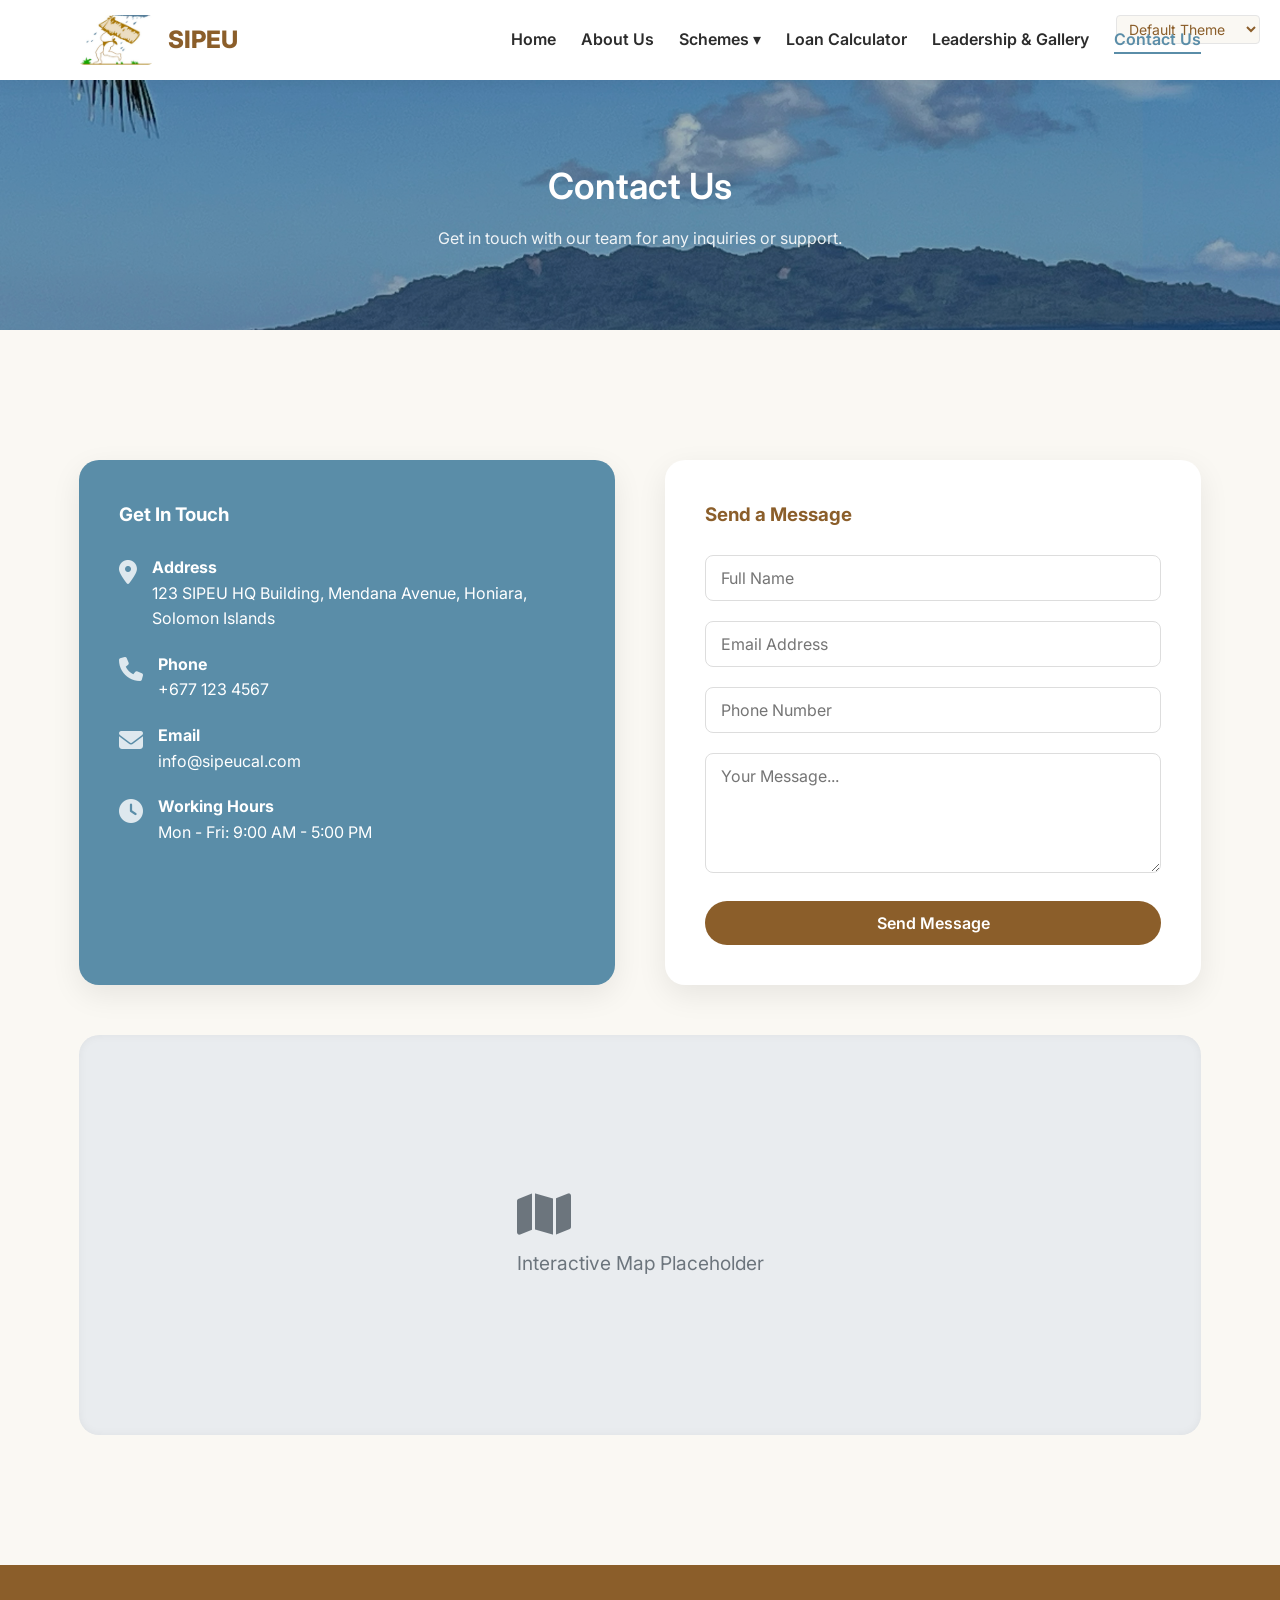
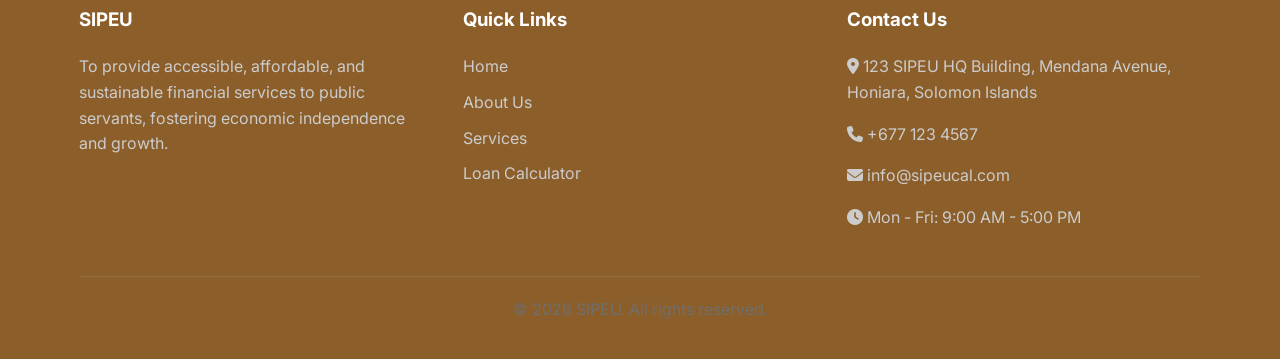
<file: contact.html>
<!DOCTYPE html>
<html lang="en">
<head>
    <meta charset="UTF-8">
    <meta name="viewport" content="width=device-width, initial-scale=1.0">
    <title>SIPEU</title>
    <!-- Google Fonts -->
    <link rel="preconnect" href="https://fonts.googleapis.com">
    <link rel="preconnect" href="https://fonts.gstatic.com" crossorigin>
    <link href="https://fonts.googleapis.com/css2?family=Inter:wght@400;600;800&display=swap" rel="stylesheet">
    <!-- Main CSS -->
    <link rel="stylesheet" href="assets/style.css">
    
    <!-- Theme Configuration Override -->
    <style>
        :root {
            --primary-color: #8B5E2A;
            --secondary-color: #5A8DA8;
            --bg-color: #FAF8F3;
            --white: #FFFFFF;
            --text-color: #2C2C2C;
            --light-text: #6F6F6F;
            --border-color: #E5E5E5;
            
            --success: #22C55E;
            --warning: #FACC15;
            --info: #3B82F6;
        }
    </style>
    <script>
        const themes = {
            default: {
                "--primary-color": "#8B5E2A",
                "--secondary-color": "#5A8DA8"
            },
            blue: { "--primary-color": "#1E3A8A", "--secondary-color": "#3B82F6" },
            green: { "--primary-color": "#2E7D32", "--secondary-color": "#66BB6A" },
            gold: { "--primary-color": "#C9A227", "--secondary-color": "#E5C158" },
            ocean: { "--primary-color": "#0EA5E9", "--secondary-color": "#38BDF8" }
        };

        function applyTheme(themeName) {
            if (!themes[themeName]) return;
            const theme = themes[themeName];
            Object.keys(theme).forEach(key => {
                document.documentElement.style.setProperty(key, theme[key]);
            });
            localStorage.setItem("sipeu_theme", themeName);
        }

        // Fast synchronous check to prevent FOUC (flash of unstyled content)
        const savedTheme = localStorage.getItem("sipeu_theme");
        if (savedTheme && themes[savedTheme]) {
            applyTheme(savedTheme);
        }
        
        // Sync both dropdown menu selections when DOM loads
        document.addEventListener("DOMContentLoaded", () => {
            document.querySelectorAll(".theme-select").forEach(select => {
                if (savedTheme) select.value = savedTheme;
            });
        });
    </script>
    
    <!-- FontAwesome for Icons -->
    <link rel="stylesheet" href="https://cdnjs.cloudflare.com/ajax/libs/font-awesome/6.4.0/css/all.min.css">
</head>
<body oncontextmenu="return false;">

<nav class="navbar">
    <div class="container">
        <!-- Desktop Theme Switcher -->
        <div class="theme-desktop">
            <select class="theme-select" onchange="applyTheme(this.value)" style="border: 1px solid var(--border-color); background: var(--bg-color); color: var(--primary-color); padding: 4px 8px; border-radius: 4px; font-size: 14px; cursor: pointer; outline: none;">
                <option value="default">Default Theme</option>
                <option value="blue">Corporate Blue</option>
                <option value="green">Nature Premium</option>
                <option value="gold">Premium Gold</option>
                <option value="ocean">Ocean Clean</option>
            </select>
        </div>

        <a href="index.html" class="nav-brand">
            <img src="assets/logo.png" alt="Logo">
            <span>SIPEU</span>
        </a>
        
        <ul class="nav-links">
            <li><a href="index.html" class="">Home</a></li>
            <li><a href="about.html" class="">About Us</a></li>
            <li class="dropdown">
                <a href="#" class="">Schemes ▾</a>
                <ul class="dropdown-menu">
                    <li><a href="loan.html">Loan Scheme</a></li>
                    <li><a href="advance.html">Advance Scheme</a></li>
                </ul>
            </li>
            <li><a href="calculator.html" class="">Loan Calculator</a></li>
            <li><a href="team.html" class="">Leadership & Gallery</a></li>
            <li><a href="contact.html" class="active">Contact Us</a></li>
            
            <li class="theme-mobile">
                <label>Theme Selection</label>
                <select class="theme-select" onchange="applyTheme(this.value)">
                    <option value="default">Default Theme</option>
                    <option value="blue">Corporate Blue</option>
                    <option value="green">Nature Premium</option>
                    <option value="gold">Premium Gold</option>
                    <option value="ocean">Ocean Clean</option>
                </select>
            </li>
        </ul>

        <button class="mobile-menu-btn">
            <i class="fas fa-bars"></i>
        </button>
    </div>
</nav>

<style>
.contact-grid {
    display: grid;
    grid-template-columns: 1fr 1fr;
    gap: 50px;
    margin-top: 50px;
}

.contact-info-card {
    background: var(--secondary-color);
    color: var(--white);
    padding: 40px;
    border-radius: var(--card-radius);
    box-shadow: var(--box-shadow);
}

.contact-info-card h3 {
    color: var(--white);
    margin-bottom: 25px;
}

.info-item {
    display: flex;
    align-items: flex-start;
    gap: 15px;
    margin-bottom: 20px;
}

.info-item i {
    font-size: 1.5rem;
    color: rgba(255,255,255,0.8);
    margin-top: 5px;
}

.contact-form-card {
    background: var(--white);
    padding: 40px;
    border-radius: var(--card-radius);
    box-shadow: var(--box-shadow);
}

.form-group {
    margin-bottom: 20px;
}

.form-control {
    width: 100%;
    padding: 12px 15px;
    border: 1px solid #ddd;
    border-radius: 8px;
    font-size: 1rem;
    transition: var(--transition);
}

.form-control:focus {
    border-color: var(--secondary-color);
    outline: none;
    box-shadow: 0 0 0 3px rgba(90, 141, 168, 0.2);
}

textarea.form-control {
    resize: vertical;
    min-height: 120px;
}

.map-placeholder {
    width: 100%;
    height: 400px;
    background: #e9ecef;
    border-radius: var(--card-radius);
    margin-top: 50px;
    display: flex;
    align-items: center;
    justify-content: center;
    color: #6c757d;
    font-size: 1.2rem;
    box-shadow: inset 0 0 10px rgba(0,0,0,0.05);
}

@media (max-width: 768px) {
    .contact-grid {
        grid-template-columns: 1fr;
    }
}
</style>

<section class="page-banner" style="background-image: url('assets/hero.jpg');">
    <div class="overlay"></div>
    <div class="banner-content container">
        <h1>Contact Us</h1>
        <p>Get in touch with our team for any inquiries or support.</p>
    </div>
</section>

<section class="section">
    <div class="container">
        <div class="contact-grid">
            <!-- Contact Info -->
            <div class="contact-info-card">
                <h3>Get In Touch</h3>
                
                <div class="info-item">
                    <i class="fas fa-map-marker-alt"></i>
                    <div>
                        <strong>Address</strong>
                        <p style="color: var(--white); margin: 0;">123 SIPEU HQ Building, Mendana Avenue, Honiara, Solomon Islands</p>
                    </div>
                </div>
                
                <div class="info-item">
                    <i class="fas fa-phone"></i>
                    <div>
                        <strong>Phone</strong>
                        <p style="color: var(--white); margin: 0;">+677 123 4567</p>
                    </div>
                </div>
                
                <div class="info-item">
                    <i class="fas fa-envelope"></i>
                    <div>
                        <strong>Email</strong>
                        <p style="color: var(--white); margin: 0;">info@sipeucal.com</p>
                    </div>
                </div>
                
                <div class="info-item">
                    <i class="fas fa-clock"></i>
                    <div>
                        <strong>Working Hours</strong>
                        <p style="color: var(--white); margin: 0;">Mon - Fri: 9:00 AM - 5:00 PM</p>
                    </div>
                </div>
            </div>

            <!-- Contact Form -->
            <div class="contact-form-card">
                <h3 style="color: var(--primary-color); margin-bottom: 25px;">Send a Message</h3>
                <form action="#" method="POST" onsubmit="event.preventDefault(); alert('Thank you! Your message has been generated dynamically. Note: This is a static UI version with no backend implementation.');">
                    <div class="form-group">
                        <input type="text" class="form-control" placeholder="Full Name" required>
                    </div>
                    <div class="form-group">
                        <input type="email" class="form-control" placeholder="Email Address" required>
                    </div>
                    <div class="form-group">
                        <input type="tel" class="form-control" placeholder="Phone Number" required>
                    </div>
                    <div class="form-group">
                        <textarea class="form-control" placeholder="Your Message..." required></textarea>
                    </div>
                    <button type="submit" class="btn btn-primary" style="width: 100%;">Send Message</button>
                </form>
            </div>
        </div>

        <!-- Interactive Map Placeholder -->
        <div class="map-placeholder">
            <div>
                <i class="fas fa-map" style="font-size: 3rem; margin-bottom: 10px; display: block;"></i>
                Interactive Map Placeholder
            </div>
        </div>
    </div>
</section>

<footer>
    <div class="container">
        <div class="footer-content">
            <div class="footer-col">
                <h3>SIPEU</h3>
                <p>To provide accessible, affordable, and sustainable financial services to public servants, fostering economic independence and growth.</p>
            </div>
            
            <div class="footer-col">
                <h3>Quick Links</h3>
                <ul style="list-style: none; padding: 0;">
                    <li style="margin-bottom: 10px;"><a href="index.html" style="color: #ccc;">Home</a></li>
                    <li style="margin-bottom: 10px;"><a href="about.html" style="color: #ccc;">About Us</a></li>
                    <li style="margin-bottom: 10px;"><a href="services.html" style="color: #ccc;">Services</a></li>
                    <li style="margin-bottom: 10px;"><a href="calculator.html" style="color: #ccc;">Loan Calculator</a></li>
                </ul>
            </div>
            
            <div class="footer-col">
                <h3>Contact Us</h3>
                <p><i class="fas fa-map-marker-alt"></i> 123 SIPEU HQ Building, Mendana Avenue, Honiara, Solomon Islands</p>
                <p><i class="fas fa-phone"></i> +677 123 4567</p>
                <p><i class="fas fa-envelope"></i> info@sipeucal.com</p>
                <p><i class="fas fa-clock"></i> Mon - Fri: 9:00 AM - 5:00 PM</p>
            </div>
        </div>
        
        <div class="footer-bottom">
            <p>&copy; 2026 SIPEU. All rights reserved.</p>
        </div>
    </div>
</footer>

<script src="assets/script.js"></script>
</body>
</html>
</file>
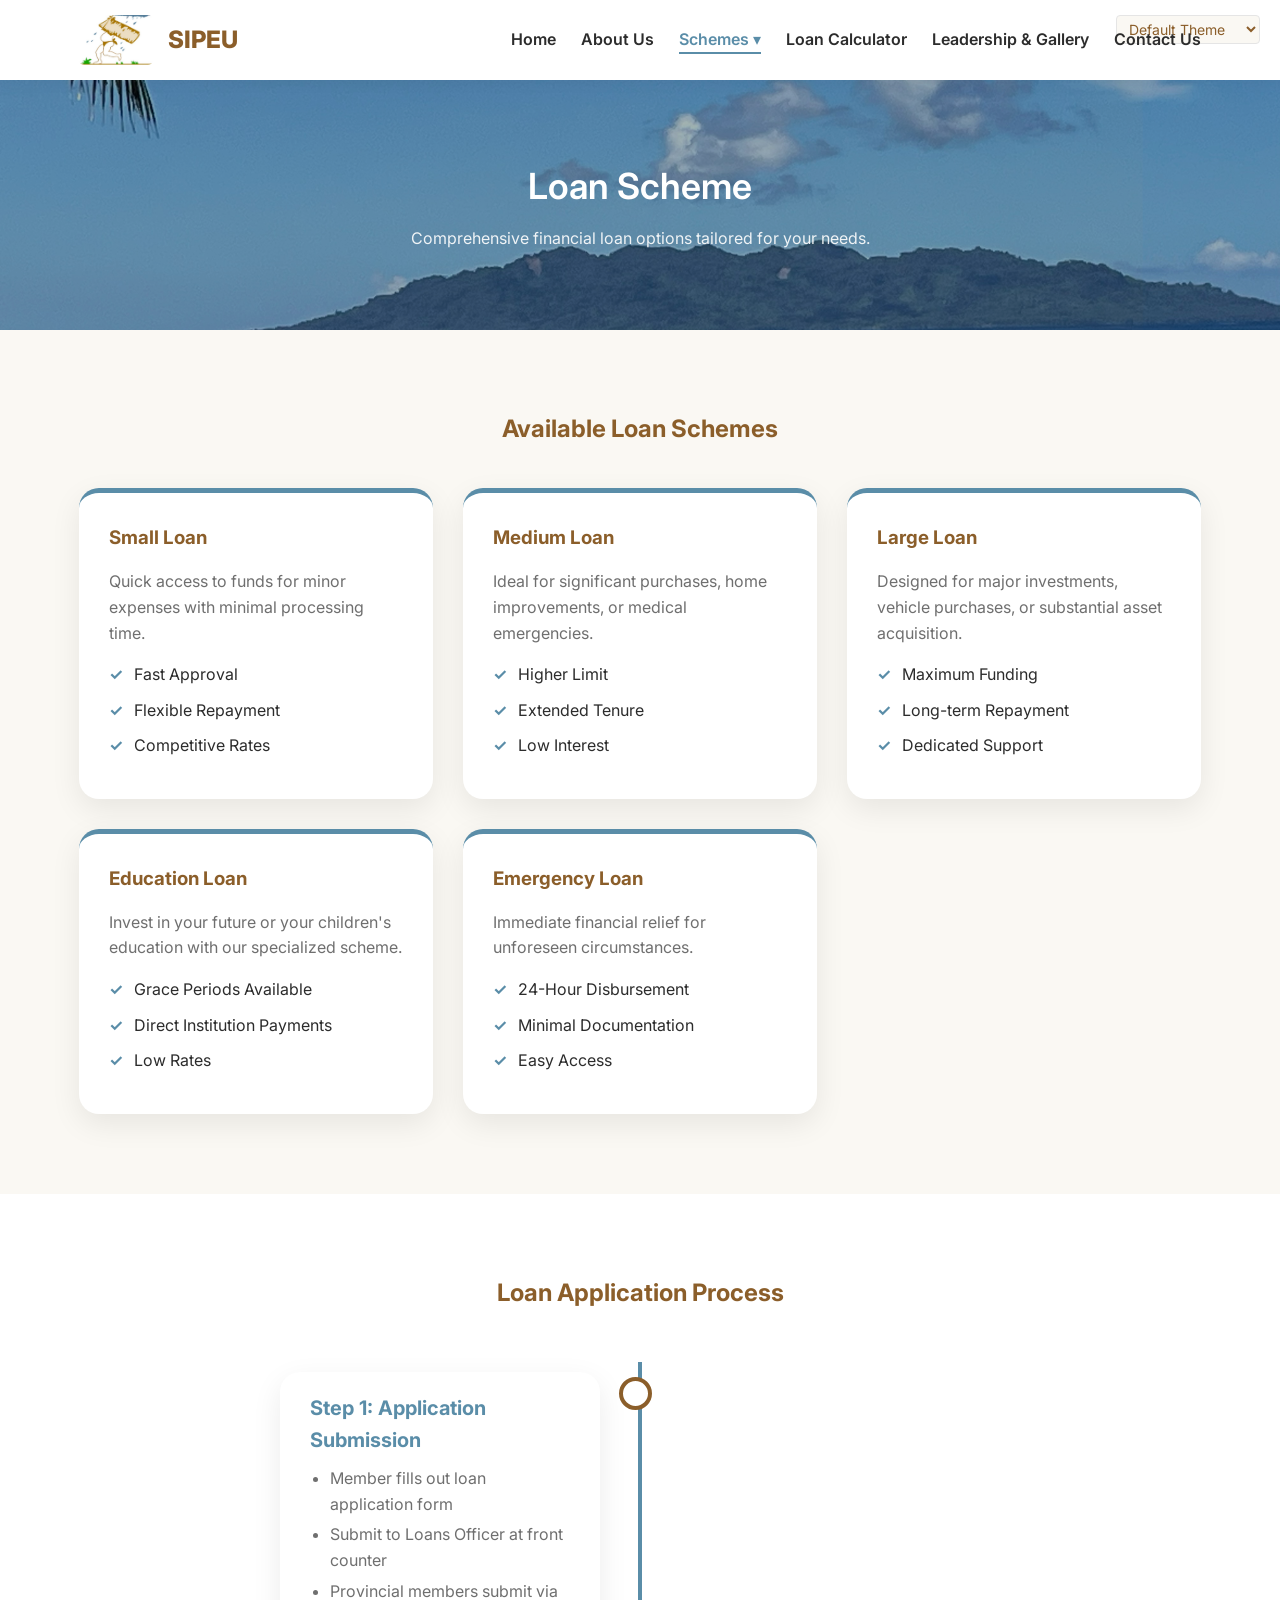
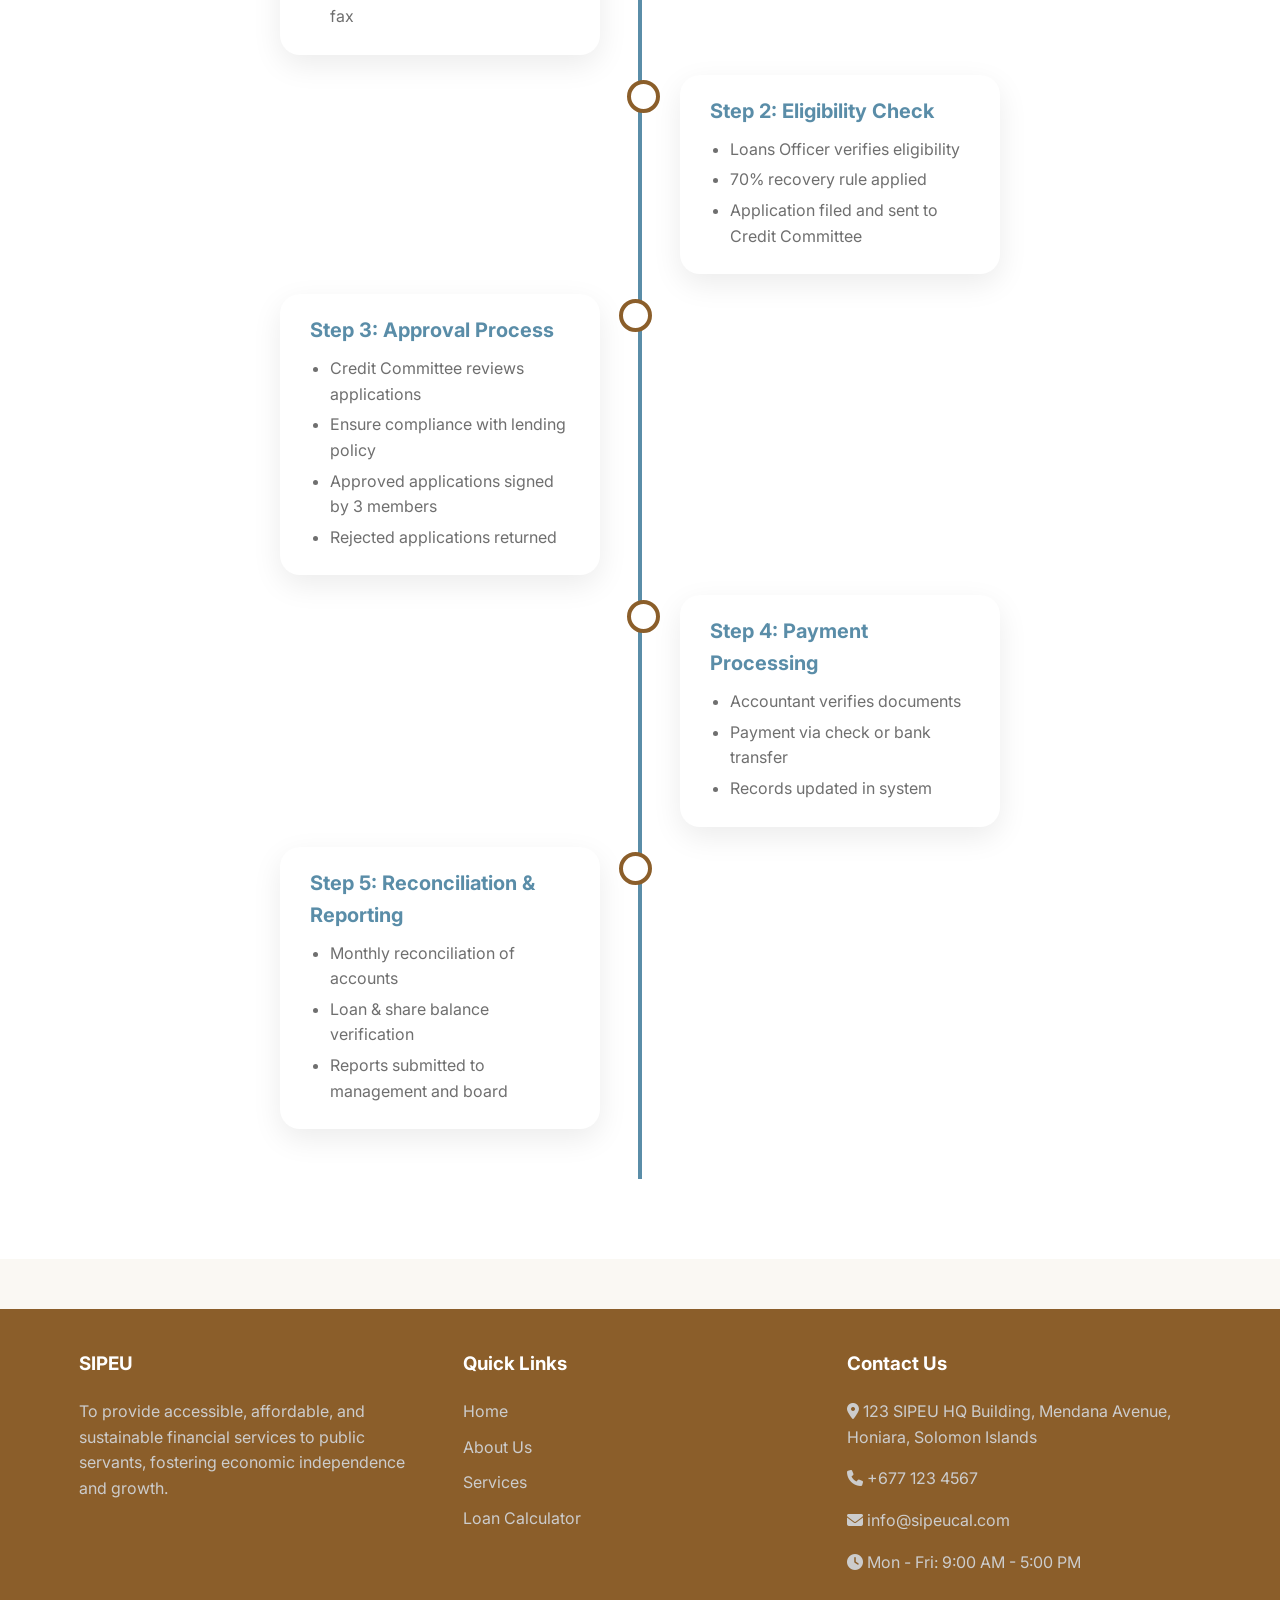
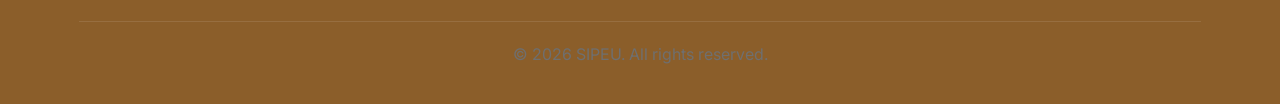
<file: loan.html>
<!DOCTYPE html>
<html lang="en">
<head>
    <meta charset="UTF-8">
    <meta name="viewport" content="width=device-width, initial-scale=1.0">
    <title>SIPEU</title>
    <!-- Google Fonts -->
    <link rel="preconnect" href="https://fonts.googleapis.com">
    <link rel="preconnect" href="https://fonts.gstatic.com" crossorigin>
    <link href="https://fonts.googleapis.com/css2?family=Inter:wght@400;600;800&display=swap" rel="stylesheet">
    <!-- Main CSS -->
    <link rel="stylesheet" href="assets/style.css">
    
    <!-- Theme Configuration Override -->
    <style>
        :root {
            --primary-color: #8B5E2A;
            --secondary-color: #5A8DA8;
            --bg-color: #FAF8F3;
            --white: #FFFFFF;
            --text-color: #2C2C2C;
            --light-text: #6F6F6F;
            --border-color: #E5E5E5;
            
            --success: #22C55E;
            --warning: #FACC15;
            --info: #3B82F6;
        }
    </style>
    <script>
        const themes = {
            default: {
                "--primary-color": "#8B5E2A",
                "--secondary-color": "#5A8DA8"
            },
            blue: { "--primary-color": "#1E3A8A", "--secondary-color": "#3B82F6" },
            green: { "--primary-color": "#2E7D32", "--secondary-color": "#66BB6A" },
            gold: { "--primary-color": "#C9A227", "--secondary-color": "#E5C158" },
            ocean: { "--primary-color": "#0EA5E9", "--secondary-color": "#38BDF8" }
        };

        function applyTheme(themeName) {
            if (!themes[themeName]) return;
            const theme = themes[themeName];
            Object.keys(theme).forEach(key => {
                document.documentElement.style.setProperty(key, theme[key]);
            });
            localStorage.setItem("sipeu_theme", themeName);
        }

        // Fast synchronous check to prevent FOUC (flash of unstyled content)
        const savedTheme = localStorage.getItem("sipeu_theme");
        if (savedTheme && themes[savedTheme]) {
            applyTheme(savedTheme);
        }
        
        // Sync both dropdown menu selections when DOM loads
        document.addEventListener("DOMContentLoaded", () => {
            document.querySelectorAll(".theme-select").forEach(select => {
                if (savedTheme) select.value = savedTheme;
            });
        });
    </script>
    
    <!-- FontAwesome for Icons -->
    <link rel="stylesheet" href="https://cdnjs.cloudflare.com/ajax/libs/font-awesome/6.4.0/css/all.min.css">
</head>
<body oncontextmenu="return false;">

<nav class="navbar">
    <div class="container">
        <!-- Desktop Theme Switcher -->
        <div class="theme-desktop">
            <select class="theme-select" onchange="applyTheme(this.value)" style="border: 1px solid var(--border-color); background: var(--bg-color); color: var(--primary-color); padding: 4px 8px; border-radius: 4px; font-size: 14px; cursor: pointer; outline: none;">
                <option value="default">Default Theme</option>
                <option value="blue">Corporate Blue</option>
                <option value="green">Nature Premium</option>
                <option value="gold">Premium Gold</option>
                <option value="ocean">Ocean Clean</option>
            </select>
        </div>

        <a href="index.html" class="nav-brand">
            <img src="assets/logo.png" alt="Logo">
            <span>SIPEU</span>
        </a>
        
        <ul class="nav-links">
            <li><a href="index.html" class="">Home</a></li>
            <li><a href="about.html" class="">About Us</a></li>
            <li class="dropdown">
                <a href="#" class="active">Schemes ▾</a>
                <ul class="dropdown-menu">
                    <li><a href="loan.html">Loan Scheme</a></li>
                    <li><a href="advance.html">Advance Scheme</a></li>
                </ul>
            </li>
            <li><a href="calculator.html" class="">Loan Calculator</a></li>
            <li><a href="team.html" class="">Leadership & Gallery</a></li>
            <li><a href="contact.html" class="">Contact Us</a></li>
            
            <li class="theme-mobile">
                <label>Theme Selection</label>
                <select class="theme-select" onchange="applyTheme(this.value)">
                    <option value="default">Default Theme</option>
                    <option value="blue">Corporate Blue</option>
                    <option value="green">Nature Premium</option>
                    <option value="gold">Premium Gold</option>
                    <option value="ocean">Ocean Clean</option>
                </select>
            </li>
        </ul>

        <button class="mobile-menu-btn">
            <i class="fas fa-bars"></i>
        </button>
    </div>
</nav>

<style>
.schemes-grid {
    display: grid;
    grid-template-columns: repeat(auto-fit, minmax(300px, 1fr));
    gap: 30px;
    margin-top: 40px;
}

.scheme-card {
    background: var(--white);
    padding: 30px;
    border-radius: var(--card-radius);
    box-shadow: var(--box-shadow);
    border-top: 5px solid var(--secondary-color);
}

.scheme-card ul {
    list-style: none;
    margin-top: 15px;
}

.scheme-card ul li {
    padding-left: 25px;
    position: relative;
    margin-bottom: 10px;
}

.scheme-card ul li::before {
    content: '✓';
    position: absolute;
    left: 0;
    color: var(--secondary-color);
    font-weight: bold;
}

/* Timeline UI */
.process-timeline {
    position: relative;
    max-width: 800px;
    margin: 50px auto 0;
    padding-bottom: 40px;
}

.process-timeline::after {
    content: '';
    position: absolute;
    width: 4px;
    background-color: var(--secondary-color);
    top: 0;
    bottom: 0;
    left: 50%;
    margin-left: -2px;
}

.process-item {
    padding: 10px 40px;
    position: relative;
    background-color: inherit;
    width: 50%;
}

.process-item::after {
    content: '';
    position: absolute;
    width: 25px;
    height: 25px;
    right: -12px;
    background-color: var(--white);
    border: 4px solid var(--primary-color);
    top: 15px;
    border-radius: 50%;
    z-index: 1;
}

.process-item.left { left: 0; }
.process-item.right { left: 50%; }
.process-item.right::after { left: -13px; }

.process-content {
    padding: 20px 30px;
    background-color: var(--white);
    position: relative;
    border-radius: var(--card-radius);
    box-shadow: var(--box-shadow);
}

@media screen and (max-width: 600px) {
    .process-timeline::after { left: 31px; }
    .process-item { width: 100%; padding-left: 70px; padding-right: 25px; }
    .process-item::after { left: 18px; }
    .process-item.left::after, .process-item.right::after { left: 18px; }
    .process-item.right { left: 0%; }
}
</style>

<section class="page-banner" style="background-image: url('assets/hero.jpg');">
    <div class="overlay"></div>
    <div class="banner-content container">
        <h1>Loan Scheme</h1>
        <p>Comprehensive financial loan options tailored for your needs.</p>
    </div>
</section>

<section class="section">
    <div class="container">
        <h2 class="text-center">Available Loan Schemes</h2>
        <div class="schemes-grid">
                        <div class="scheme-card">
                <h3>Small Loan</h3>
                <p>Quick access to funds for minor expenses with minimal processing time.</p>
                <ul>
                                        <li>Fast Approval</li>
                                        <li>Flexible Repayment</li>
                                        <li>Competitive Rates</li>
                                    </ul>
            </div>
                        <div class="scheme-card">
                <h3>Medium Loan</h3>
                <p>Ideal for significant purchases, home improvements, or medical emergencies.</p>
                <ul>
                                        <li>Higher Limit</li>
                                        <li>Extended Tenure</li>
                                        <li>Low Interest</li>
                                    </ul>
            </div>
                        <div class="scheme-card">
                <h3>Large Loan</h3>
                <p>Designed for major investments, vehicle purchases, or substantial asset acquisition.</p>
                <ul>
                                        <li>Maximum Funding</li>
                                        <li>Long-term Repayment</li>
                                        <li>Dedicated Support</li>
                                    </ul>
            </div>
                        <div class="scheme-card">
                <h3>Education Loan</h3>
                <p>Invest in your future or your children&#039;s education with our specialized scheme.</p>
                <ul>
                                        <li>Grace Periods Available</li>
                                        <li>Direct Institution Payments</li>
                                        <li>Low Rates</li>
                                    </ul>
            </div>
                        <div class="scheme-card">
                <h3>Emergency Loan</h3>
                <p>Immediate financial relief for unforeseen circumstances.</p>
                <ul>
                                        <li>24-Hour Disbursement</li>
                                        <li>Minimal Documentation</li>
                                        <li>Easy Access</li>
                                    </ul>
            </div>
                    </div>
    </div>
</section>

<section class="section" style="background-color: var(--white);">
    <div class="container">
        <h2 class="text-center" style="color: var(--primary-color); margin-bottom: 40px;">Loan Application Process</h2>
        <div class="process-timeline">
                        <div class="process-item left">
                <div class="process-content">
                    <h4 style="color: var(--secondary-color); font-size: 1.25rem; margin-bottom: 10px;">Step 1: Application Submission</h4>
                    <ul style="padding-left: 20px; margin: 0; color: var(--light-text); font-size: 1rem; line-height: 1.6;">
                                                <li style="margin-bottom: 5px;">Member fills out loan application form</li>
                                                <li style="margin-bottom: 5px;">Submit to Loans Officer at front counter</li>
                                                <li style="margin-bottom: 5px;">Provincial members submit via fax</li>
                                            </ul>
                </div>
            </div>
                        <div class="process-item right">
                <div class="process-content">
                    <h4 style="color: var(--secondary-color); font-size: 1.25rem; margin-bottom: 10px;">Step 2: Eligibility Check</h4>
                    <ul style="padding-left: 20px; margin: 0; color: var(--light-text); font-size: 1rem; line-height: 1.6;">
                                                <li style="margin-bottom: 5px;">Loans Officer verifies eligibility</li>
                                                <li style="margin-bottom: 5px;">70% recovery rule applied</li>
                                                <li style="margin-bottom: 5px;">Application filed and sent to Credit Committee</li>
                                            </ul>
                </div>
            </div>
                        <div class="process-item left">
                <div class="process-content">
                    <h4 style="color: var(--secondary-color); font-size: 1.25rem; margin-bottom: 10px;">Step 3: Approval Process</h4>
                    <ul style="padding-left: 20px; margin: 0; color: var(--light-text); font-size: 1rem; line-height: 1.6;">
                                                <li style="margin-bottom: 5px;">Credit Committee reviews applications</li>
                                                <li style="margin-bottom: 5px;">Ensure compliance with lending policy</li>
                                                <li style="margin-bottom: 5px;">Approved applications signed by 3 members</li>
                                                <li style="margin-bottom: 5px;">Rejected applications returned</li>
                                            </ul>
                </div>
            </div>
                        <div class="process-item right">
                <div class="process-content">
                    <h4 style="color: var(--secondary-color); font-size: 1.25rem; margin-bottom: 10px;">Step 4: Payment Processing</h4>
                    <ul style="padding-left: 20px; margin: 0; color: var(--light-text); font-size: 1rem; line-height: 1.6;">
                                                <li style="margin-bottom: 5px;">Accountant verifies documents</li>
                                                <li style="margin-bottom: 5px;">Payment via check or bank transfer</li>
                                                <li style="margin-bottom: 5px;">Records updated in system</li>
                                            </ul>
                </div>
            </div>
                        <div class="process-item left">
                <div class="process-content">
                    <h4 style="color: var(--secondary-color); font-size: 1.25rem; margin-bottom: 10px;">Step 5: Reconciliation &amp; Reporting</h4>
                    <ul style="padding-left: 20px; margin: 0; color: var(--light-text); font-size: 1rem; line-height: 1.6;">
                                                <li style="margin-bottom: 5px;">Monthly reconciliation of accounts</li>
                                                <li style="margin-bottom: 5px;">Loan &amp; share balance verification</li>
                                                <li style="margin-bottom: 5px;">Reports submitted to management and board</li>
                                            </ul>
                </div>
            </div>
                    </div>
    </div>
</section>

<footer>
    <div class="container">
        <div class="footer-content">
            <div class="footer-col">
                <h3>SIPEU</h3>
                <p>To provide accessible, affordable, and sustainable financial services to public servants, fostering economic independence and growth.</p>
            </div>
            
            <div class="footer-col">
                <h3>Quick Links</h3>
                <ul style="list-style: none; padding: 0;">
                    <li style="margin-bottom: 10px;"><a href="index.html" style="color: #ccc;">Home</a></li>
                    <li style="margin-bottom: 10px;"><a href="about.html" style="color: #ccc;">About Us</a></li>
                    <li style="margin-bottom: 10px;"><a href="services.html" style="color: #ccc;">Services</a></li>
                    <li style="margin-bottom: 10px;"><a href="calculator.html" style="color: #ccc;">Loan Calculator</a></li>
                </ul>
            </div>
            
            <div class="footer-col">
                <h3>Contact Us</h3>
                <p><i class="fas fa-map-marker-alt"></i> 123 SIPEU HQ Building, Mendana Avenue, Honiara, Solomon Islands</p>
                <p><i class="fas fa-phone"></i> +677 123 4567</p>
                <p><i class="fas fa-envelope"></i> info@sipeucal.com</p>
                <p><i class="fas fa-clock"></i> Mon - Fri: 9:00 AM - 5:00 PM</p>
            </div>
        </div>
        
        <div class="footer-bottom">
            <p>&copy; 2026 SIPEU. All rights reserved.</p>
        </div>
    </div>
</footer>

<script src="assets/script.js"></script>
</body>
</html>
</file>
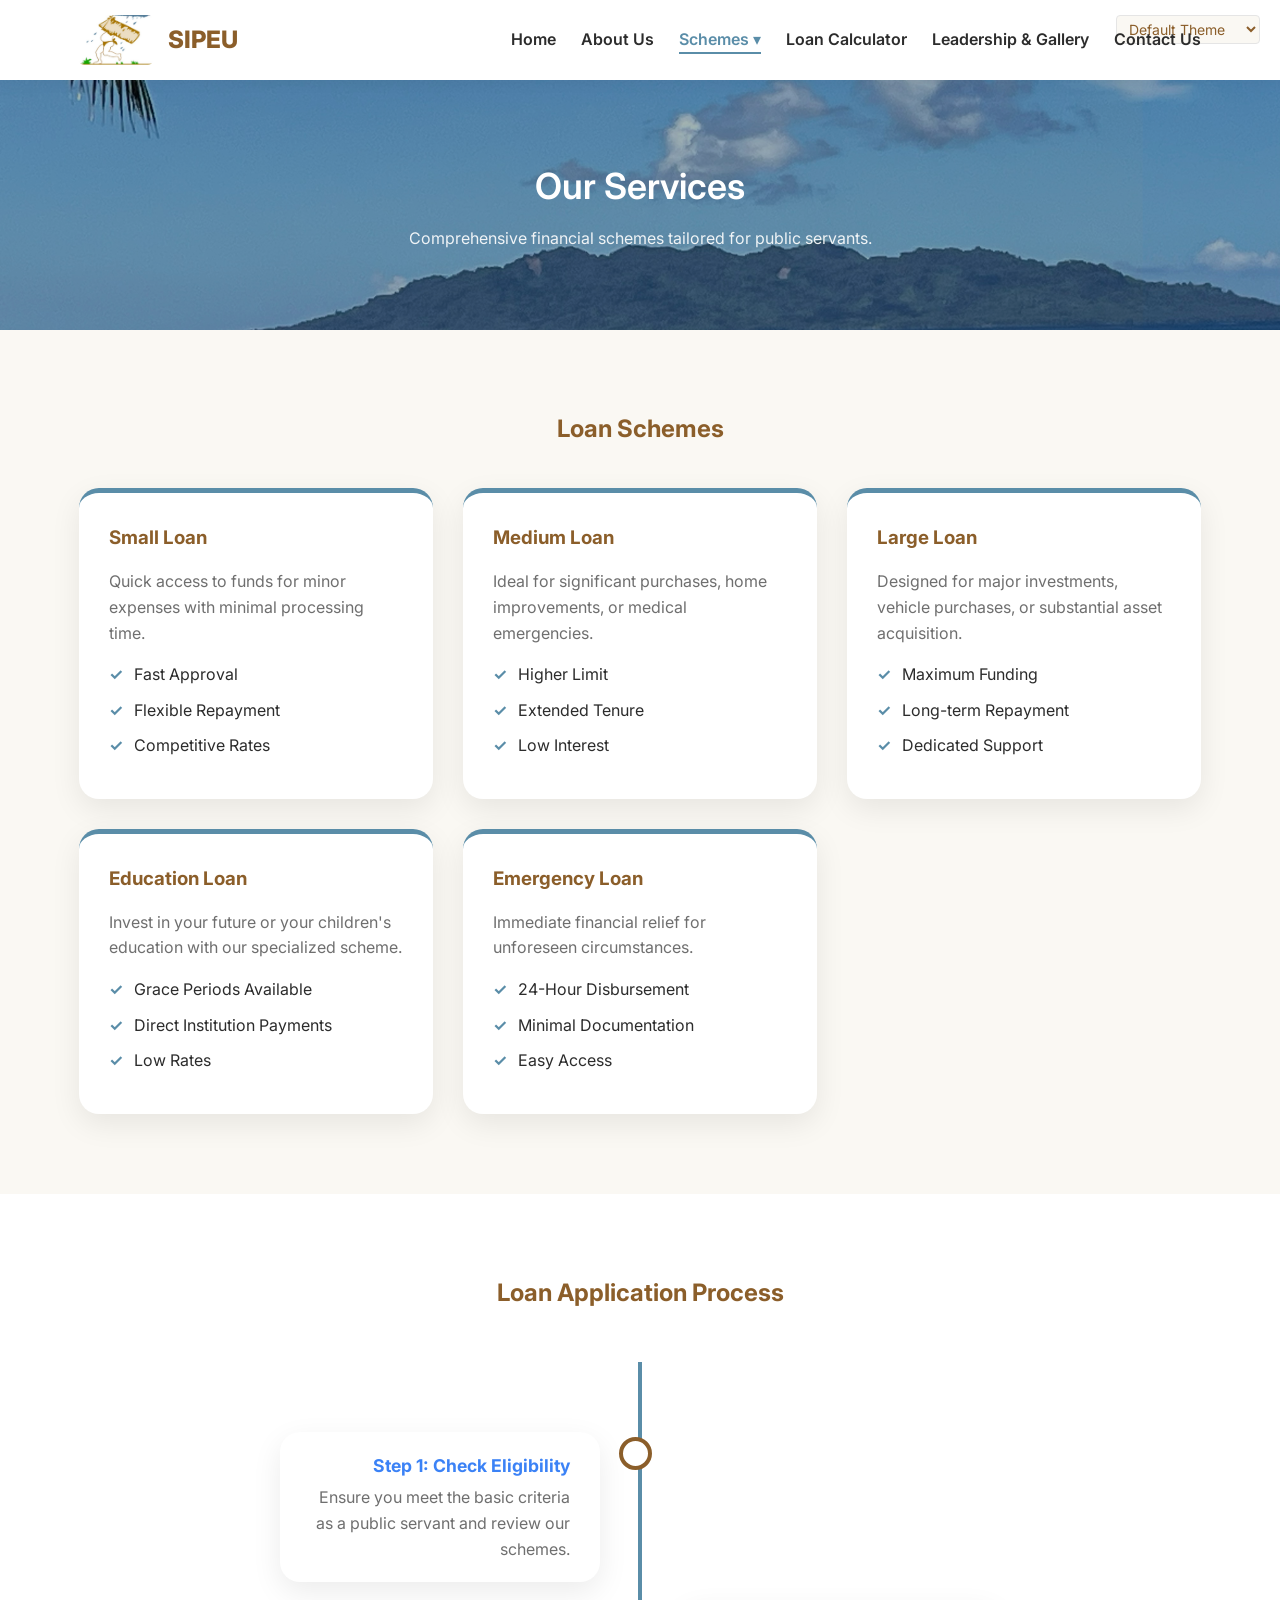
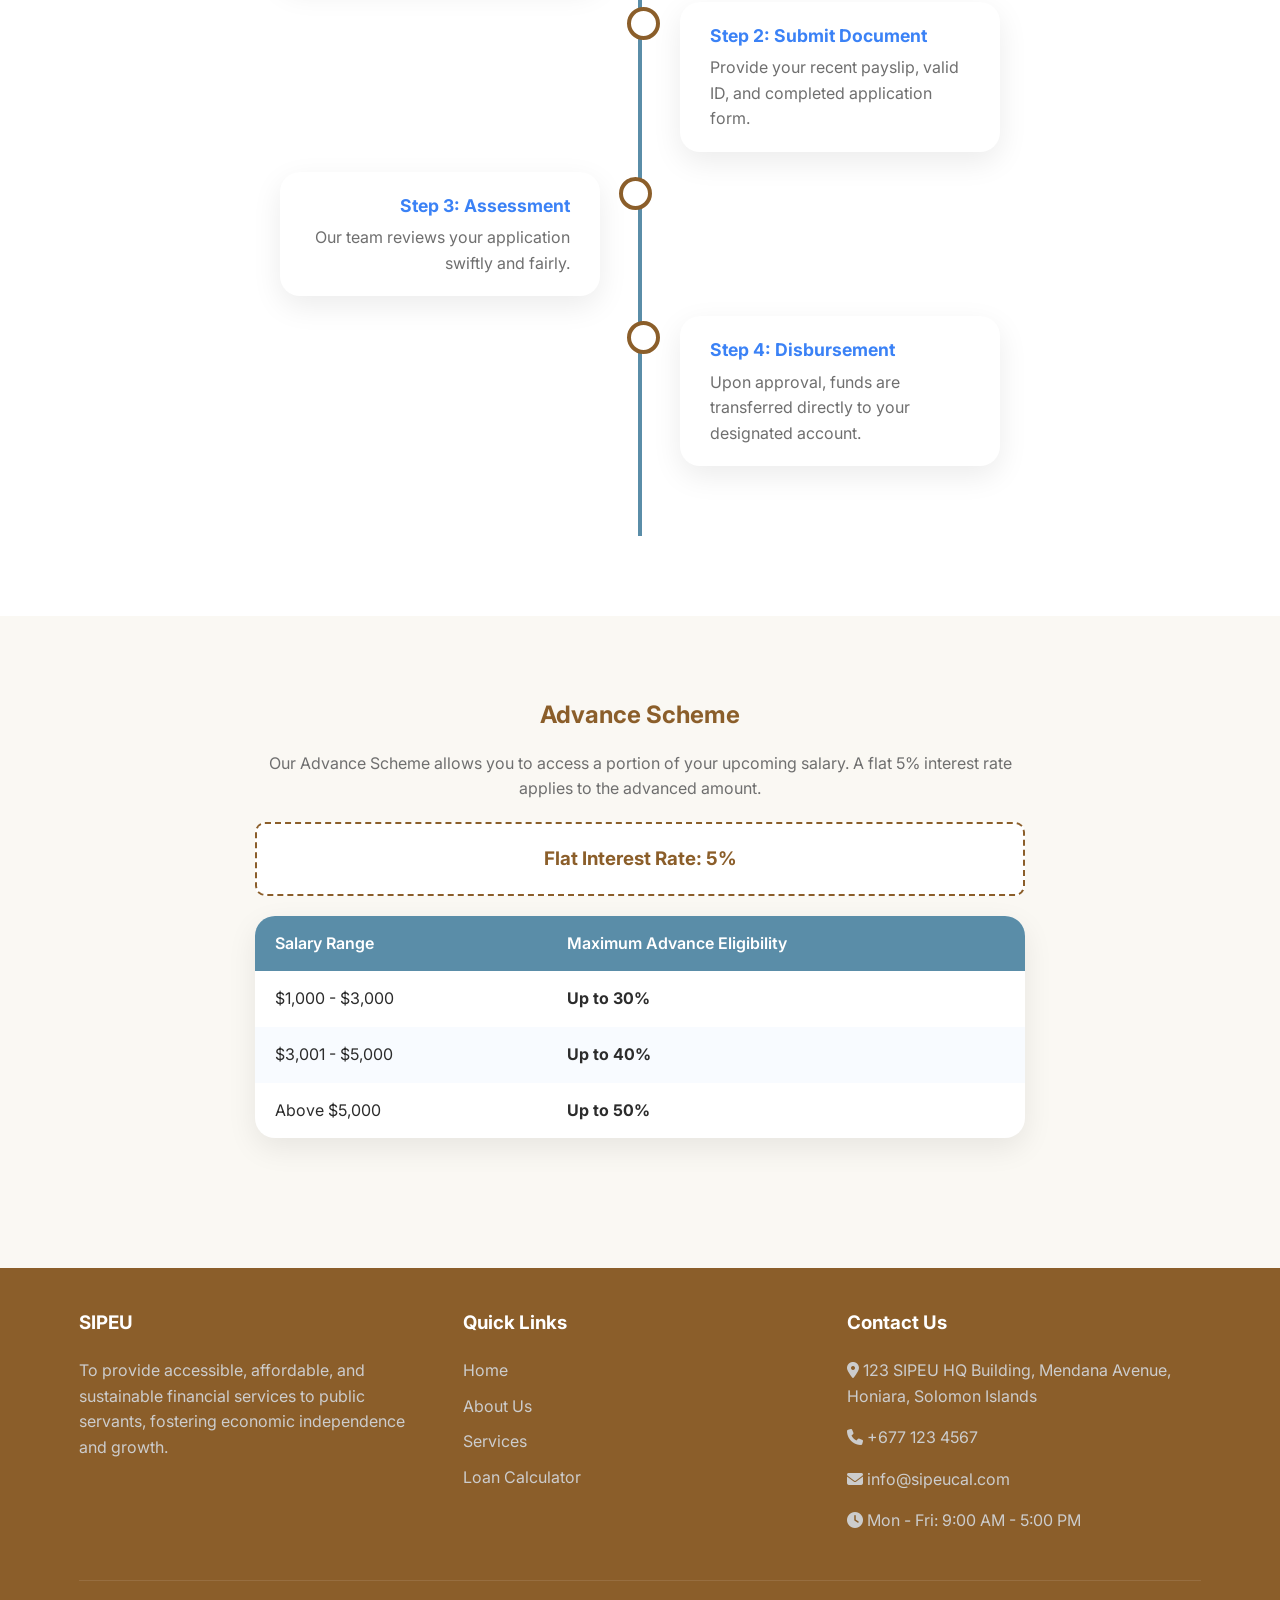
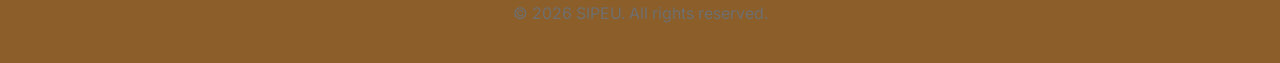
<file: services.html>
<!DOCTYPE html>
<html lang="en">
<head>
    <meta charset="UTF-8">
    <meta name="viewport" content="width=device-width, initial-scale=1.0">
    <title>SIPEU</title>
    <!-- Google Fonts -->
    <link rel="preconnect" href="https://fonts.googleapis.com">
    <link rel="preconnect" href="https://fonts.gstatic.com" crossorigin>
    <link href="https://fonts.googleapis.com/css2?family=Inter:wght@400;600;800&display=swap" rel="stylesheet">
    <!-- Main CSS -->
    <link rel="stylesheet" href="assets/style.css">
    
    <!-- Theme Configuration Override -->
    <style>
        :root {
            --primary-color: #8B5E2A;
            --secondary-color: #5A8DA8;
            --bg-color: #FAF8F3;
            --white: #FFFFFF;
            --text-color: #2C2C2C;
            --light-text: #6F6F6F;
            --border-color: #E5E5E5;
            
            --success: #22C55E;
            --warning: #FACC15;
            --info: #3B82F6;
        }
    </style>
    <script>
        const themes = {
            default: {
                "--primary-color": "#8B5E2A",
                "--secondary-color": "#5A8DA8"
            },
            blue: { "--primary-color": "#1E3A8A", "--secondary-color": "#3B82F6" },
            green: { "--primary-color": "#2E7D32", "--secondary-color": "#66BB6A" },
            gold: { "--primary-color": "#C9A227", "--secondary-color": "#E5C158" },
            ocean: { "--primary-color": "#0EA5E9", "--secondary-color": "#38BDF8" }
        };

        function applyTheme(themeName) {
            if (!themes[themeName]) return;
            const theme = themes[themeName];
            Object.keys(theme).forEach(key => {
                document.documentElement.style.setProperty(key, theme[key]);
            });
            localStorage.setItem("sipeu_theme", themeName);
        }

        // Fast synchronous check to prevent FOUC (flash of unstyled content)
        const savedTheme = localStorage.getItem("sipeu_theme");
        if (savedTheme && themes[savedTheme]) {
            applyTheme(savedTheme);
        }
        
        // Sync both dropdown menu selections when DOM loads
        document.addEventListener("DOMContentLoaded", () => {
            document.querySelectorAll(".theme-select").forEach(select => {
                if (savedTheme) select.value = savedTheme;
            });
        });
    </script>
    
    <!-- FontAwesome for Icons -->
    <link rel="stylesheet" href="https://cdnjs.cloudflare.com/ajax/libs/font-awesome/6.4.0/css/all.min.css">
</head>
<body oncontextmenu="return false;">

<nav class="navbar">
    <div class="container">
        <!-- Desktop Theme Switcher -->
        <div class="theme-desktop">
            <select class="theme-select" onchange="applyTheme(this.value)" style="border: 1px solid var(--border-color); background: var(--bg-color); color: var(--primary-color); padding: 4px 8px; border-radius: 4px; font-size: 14px; cursor: pointer; outline: none;">
                <option value="default">Default Theme</option>
                <option value="blue">Corporate Blue</option>
                <option value="green">Nature Premium</option>
                <option value="gold">Premium Gold</option>
                <option value="ocean">Ocean Clean</option>
            </select>
        </div>

        <a href="index.html" class="nav-brand">
            <img src="assets/logo.png" alt="Logo">
            <span>SIPEU</span>
        </a>
        
        <ul class="nav-links">
            <li><a href="index.html" class="">Home</a></li>
            <li><a href="about.html" class="">About Us</a></li>
            <li class="dropdown">
                <a href="#" class="active">Schemes ▾</a>
                <ul class="dropdown-menu">
                    <li><a href="loan.html">Loan Scheme</a></li>
                    <li><a href="advance.html">Advance Scheme</a></li>
                </ul>
            </li>
            <li><a href="calculator.html" class="">Loan Calculator</a></li>
            <li><a href="team.html" class="">Leadership & Gallery</a></li>
            <li><a href="contact.html" class="">Contact Us</a></li>
            
            <li class="theme-mobile">
                <label>Theme Selection</label>
                <select class="theme-select" onchange="applyTheme(this.value)">
                    <option value="default">Default Theme</option>
                    <option value="blue">Corporate Blue</option>
                    <option value="green">Nature Premium</option>
                    <option value="gold">Premium Gold</option>
                    <option value="ocean">Ocean Clean</option>
                </select>
            </li>
        </ul>

        <button class="mobile-menu-btn">
            <i class="fas fa-bars"></i>
        </button>
    </div>
</nav>

<style>
.schemes-grid {
    display: grid;
    grid-template-columns: repeat(auto-fit, minmax(300px, 1fr));
    gap: 30px;
    margin-top: 40px;
}

.scheme-card {
    background: var(--white);
    padding: 30px;
    border-radius: var(--card-radius);
    box-shadow: var(--box-shadow);
    border-top: 5px solid var(--secondary-color);
}

.scheme-card ul {
    list-style: none;
    margin-top: 15px;
}

.scheme-card ul li {
    padding-left: 25px;
    position: relative;
    margin-bottom: 10px;
}

.scheme-card ul li::before {
    content: '✓';
    position: absolute;
    left: 0;
    color: var(--secondary-color);
    font-weight: bold;
}

/* Timeline UI */
.timeline {
    position: relative;
    max-width: 800px;
    margin: 50px auto 0;
}

.timeline::after {
    content: '';
    position: absolute;
    width: 4px;
    background-color: var(--secondary-color);
    top: 0;
    bottom: 0;
    left: 50%;
    margin-left: -2px;
}

.timeline-item {
    padding: 10px 40px;
    position: relative;
    background-color: inherit;
    width: 50%;
}

.timeline-item::after {
    content: '';
    position: absolute;
    width: 25px;
    height: 25px;
    right: -12px;
    background-color: var(--white);
    border: 4px solid var(--primary-color);
    top: 15px;
    border-radius: 50%;
    z-index: 1;
}

.left { left: 0; }
.right { left: 50%; }
.right::after { left: -13px; }

.timeline-content {
    padding: 20px 30px;
    background-color: var(--white);
    position: relative;
    border-radius: var(--card-radius);
    box-shadow: var(--box-shadow);
}

/* Table */
.modern-table {
    width: 100%;
    border-collapse: collapse;
    margin-top: 20px;
    background: var(--white);
    box-shadow: var(--box-shadow);
    border-radius: var(--card-radius);
    overflow: hidden;
}

.modern-table th, .modern-table td {
    padding: 15px 20px;
    text-align: left;
}

.modern-table th {
    background-color: var(--secondary-color);
    color: var(--white);
    font-weight: 600;
}

.modern-table tr:nth-child(even) {
    background-color: #f8fbff;
}

.modern-table tr:hover {
    background-color: #f1f5fa;
}

@media screen and (max-width: 600px) {
    .timeline::after { left: 31px; }
    .timeline-item { width: 100%; padding-left: 70px; padding-right: 25px; }
    .timeline-item::after { left: 18px; }
    .left::after, .right::after { left: 18px; }
    .right { left: 0%; }
}
</style>

<section class="page-banner" style="background-image: url('assets/hero.jpg');">
    <div class="overlay"></div>
    <div class="banner-content container">
        <h1>Our Services</h1>
        <p>Comprehensive financial schemes tailored for public servants.</p>
    </div>
</section>

<section class="section">
    <div class="container">
        <h2 class="text-center">Loan Schemes</h2>
        <div class="schemes-grid">
                        <div class="scheme-card">
                <h3>Small Loan</h3>
                <p>Quick access to funds for minor expenses with minimal processing time.</p>
                <ul>
                                        <li>Fast Approval</li>
                                        <li>Flexible Repayment</li>
                                        <li>Competitive Rates</li>
                                    </ul>
            </div>
                        <div class="scheme-card">
                <h3>Medium Loan</h3>
                <p>Ideal for significant purchases, home improvements, or medical emergencies.</p>
                <ul>
                                        <li>Higher Limit</li>
                                        <li>Extended Tenure</li>
                                        <li>Low Interest</li>
                                    </ul>
            </div>
                        <div class="scheme-card">
                <h3>Large Loan</h3>
                <p>Designed for major investments, vehicle purchases, or substantial asset acquisition.</p>
                <ul>
                                        <li>Maximum Funding</li>
                                        <li>Long-term Repayment</li>
                                        <li>Dedicated Support</li>
                                    </ul>
            </div>
                        <div class="scheme-card">
                <h3>Education Loan</h3>
                <p>Invest in your future or your children&#039;s education with our specialized scheme.</p>
                <ul>
                                        <li>Grace Periods Available</li>
                                        <li>Direct Institution Payments</li>
                                        <li>Low Rates</li>
                                    </ul>
            </div>
                        <div class="scheme-card">
                <h3>Emergency Loan</h3>
                <p>Immediate financial relief for unforeseen circumstances.</p>
                <ul>
                                        <li>24-Hour Disbursement</li>
                                        <li>Minimal Documentation</li>
                                        <li>Easy Access</li>
                                    </ul>
            </div>
                    </div>
    </div>
</section>

<section class="section" style="background-color: var(--white);">
    <div class="container">
        <h2 class="text-center">Loan Application Process</h2>
        <div class="timeline">
            <div class="timeline-item left">
                <div class="timeline-content">
                    <h4>Step 1: Check Eligibility</h4>
                    <p>Ensure you meet the basic criteria as a public servant and review our schemes.</p>
                </div>
            </div>
            <div class="timeline-item right">
                <div class="timeline-content">
                    <h4>Step 2: Submit Document</h4>
                    <p>Provide your recent payslip, valid ID, and completed application form.</p>
                </div>
            </div>
            <div class="timeline-item left">
                <div class="timeline-content">
                    <h4>Step 3: Assessment</h4>
                    <p>Our team reviews your application swiftly and fairly.</p>
                </div>
            </div>
            <div class="timeline-item right">
                <div class="timeline-content">
                    <h4>Step 4: Disbursement</h4>
                    <p>Upon approval, funds are transferred directly to your designated account.</p>
                </div>
            </div>
        </div>
    </div>
</section>

<section class="section">
    <div class="container" style="max-width: 800px;">
        <h2 class="text-center">Advance Scheme</h2>
        <p class="text-center">Our Advance Scheme allows you to access a portion of your upcoming salary. A flat 5% interest rate applies to the advanced amount.</p>
        
        <div style="background: var(--white); padding: 20px; border-radius: 10px; margin: 20px 0; text-align: center; border: 2px dashed var(--primary-color);">
            <h3 style="margin: 0; color: var(--primary-color);">Flat Interest Rate: 5%</h3>
        </div>

        <table class="modern-table">
            <thead>
                <tr>
                    <th>Salary Range</th>
                    <th>Maximum Advance Eligibility</th>
                </tr>
            </thead>
            <tbody>
                                <tr>
                    <td>$1,000 - $3,000</td>
                    <td><strong>Up to 30%</strong></td>
                </tr>
                                <tr>
                    <td>$3,001 - $5,000</td>
                    <td><strong>Up to 40%</strong></td>
                </tr>
                                <tr>
                    <td>Above $5,000</td>
                    <td><strong>Up to 50%</strong></td>
                </tr>
                            </tbody>
        </table>
    </div>
</section>

<footer>
    <div class="container">
        <div class="footer-content">
            <div class="footer-col">
                <h3>SIPEU</h3>
                <p>To provide accessible, affordable, and sustainable financial services to public servants, fostering economic independence and growth.</p>
            </div>
            
            <div class="footer-col">
                <h3>Quick Links</h3>
                <ul style="list-style: none; padding: 0;">
                    <li style="margin-bottom: 10px;"><a href="index.html" style="color: #ccc;">Home</a></li>
                    <li style="margin-bottom: 10px;"><a href="about.html" style="color: #ccc;">About Us</a></li>
                    <li style="margin-bottom: 10px;"><a href="services.html" style="color: #ccc;">Services</a></li>
                    <li style="margin-bottom: 10px;"><a href="calculator.html" style="color: #ccc;">Loan Calculator</a></li>
                </ul>
            </div>
            
            <div class="footer-col">
                <h3>Contact Us</h3>
                <p><i class="fas fa-map-marker-alt"></i> 123 SIPEU HQ Building, Mendana Avenue, Honiara, Solomon Islands</p>
                <p><i class="fas fa-phone"></i> +677 123 4567</p>
                <p><i class="fas fa-envelope"></i> info@sipeucal.com</p>
                <p><i class="fas fa-clock"></i> Mon - Fri: 9:00 AM - 5:00 PM</p>
            </div>
        </div>
        
        <div class="footer-bottom">
            <p>&copy; 2026 SIPEU. All rights reserved.</p>
        </div>
    </div>
</footer>

<script src="assets/script.js"></script>
</body>
</html>
</file>
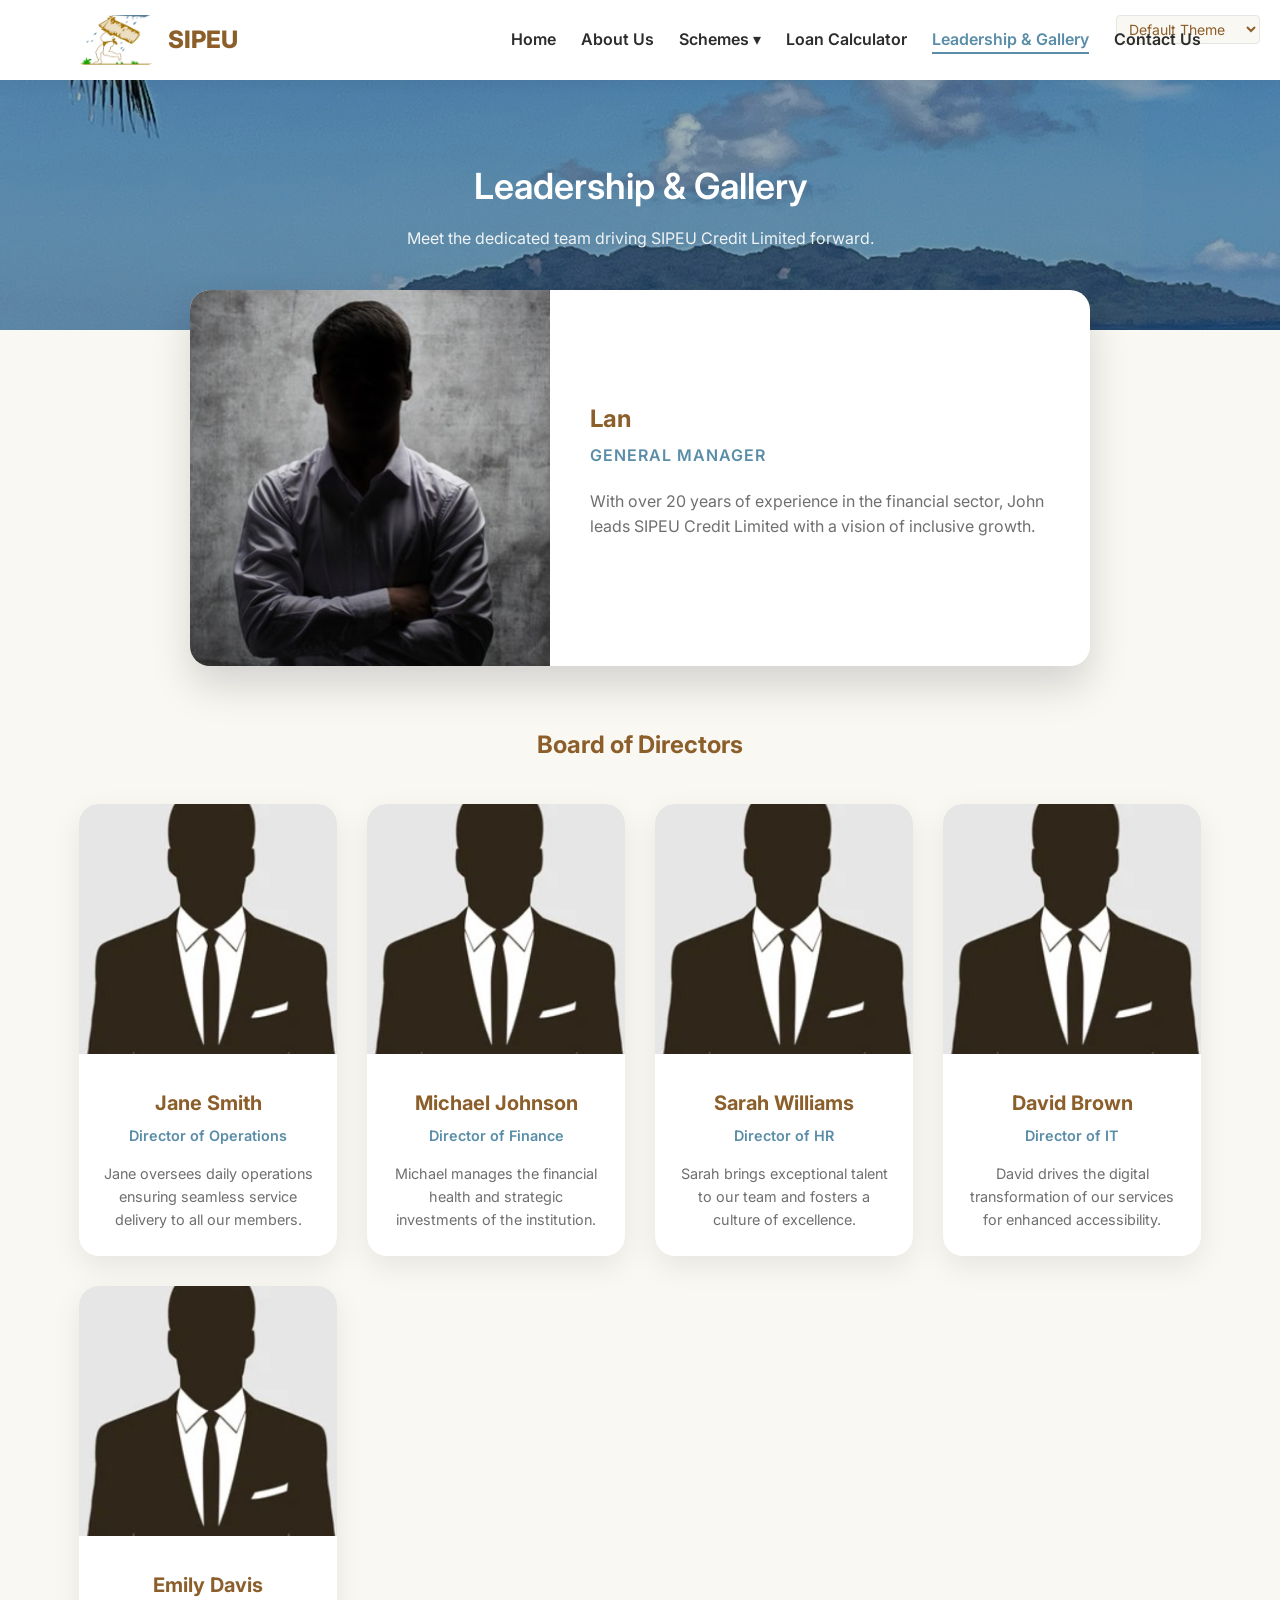
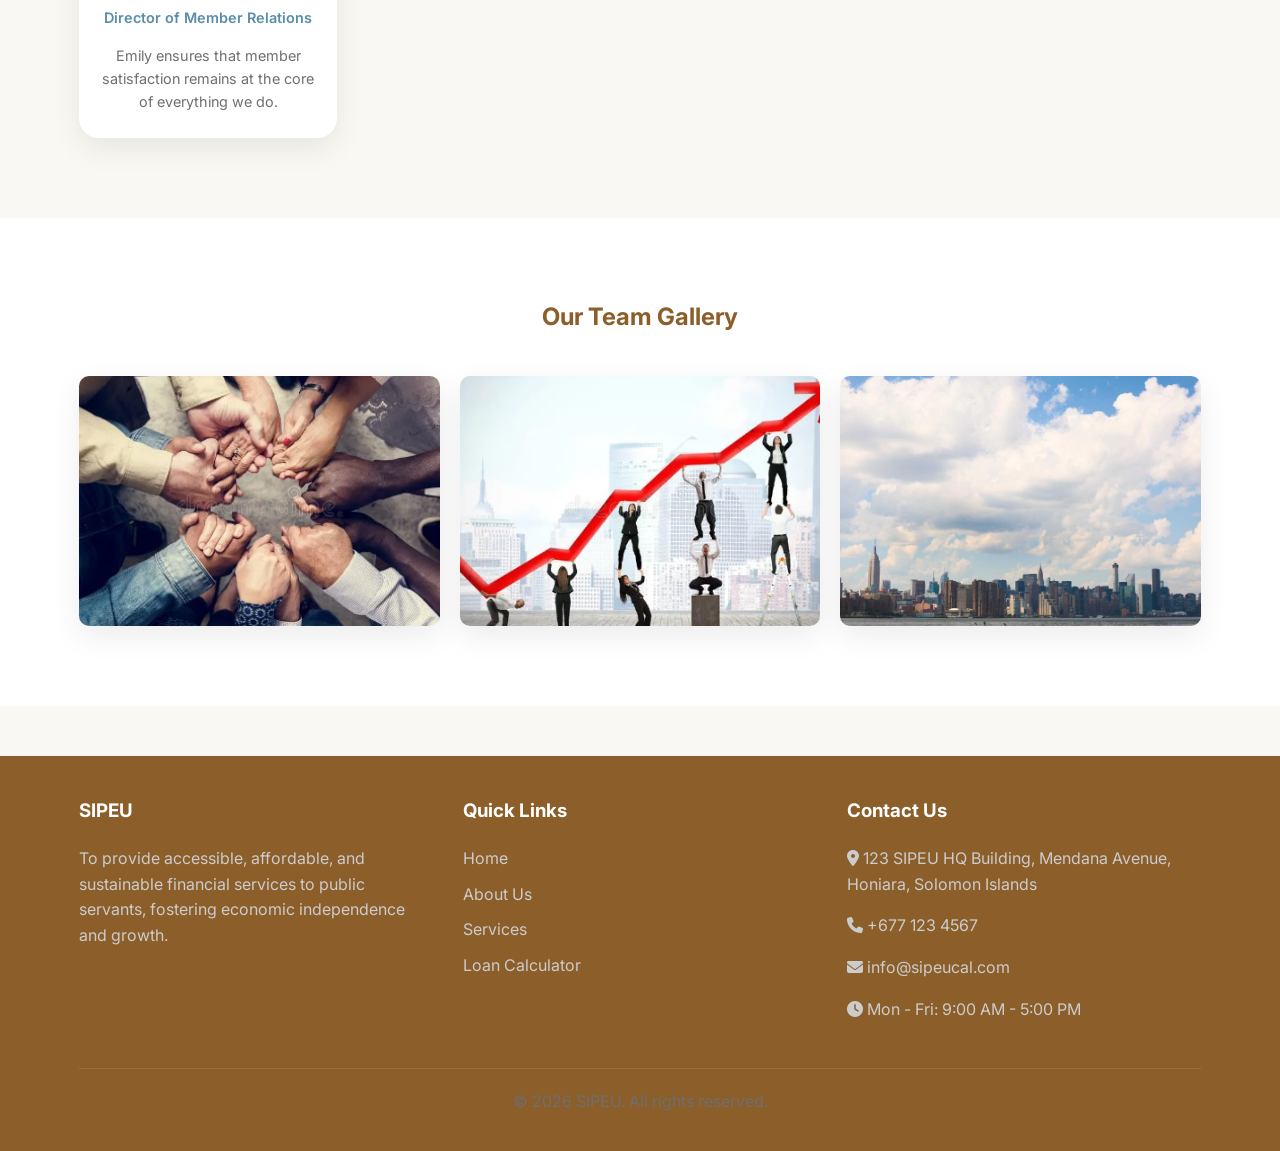
<file: team.html>
<!DOCTYPE html>
<html lang="en">
<head>
    <meta charset="UTF-8">
    <meta name="viewport" content="width=device-width, initial-scale=1.0">
    <title>SIPEU</title>
    <!-- Google Fonts -->
    <link rel="preconnect" href="https://fonts.googleapis.com">
    <link rel="preconnect" href="https://fonts.gstatic.com" crossorigin>
    <link href="https://fonts.googleapis.com/css2?family=Inter:wght@400;600;800&display=swap" rel="stylesheet">
    <!-- Main CSS -->
    <link rel="stylesheet" href="assets/style.css">
    
    <!-- Theme Configuration Override -->
    <style>
        :root {
            --primary-color: #8B5E2A;
            --secondary-color: #5A8DA8;
            --bg-color: #FAF8F3;
            --white: #FFFFFF;
            --text-color: #2C2C2C;
            --light-text: #6F6F6F;
            --border-color: #E5E5E5;
            
            --success: #22C55E;
            --warning: #FACC15;
            --info: #3B82F6;
        }
    </style>
    <script>
        const themes = {
            default: {
                "--primary-color": "#8B5E2A",
                "--secondary-color": "#5A8DA8"
            },
            blue: { "--primary-color": "#1E3A8A", "--secondary-color": "#3B82F6" },
            green: { "--primary-color": "#2E7D32", "--secondary-color": "#66BB6A" },
            gold: { "--primary-color": "#C9A227", "--secondary-color": "#E5C158" },
            ocean: { "--primary-color": "#0EA5E9", "--secondary-color": "#38BDF8" }
        };

        function applyTheme(themeName) {
            if (!themes[themeName]) return;
            const theme = themes[themeName];
            Object.keys(theme).forEach(key => {
                document.documentElement.style.setProperty(key, theme[key]);
            });
            localStorage.setItem("sipeu_theme", themeName);
        }

        // Fast synchronous check to prevent FOUC (flash of unstyled content)
        const savedTheme = localStorage.getItem("sipeu_theme");
        if (savedTheme && themes[savedTheme]) {
            applyTheme(savedTheme);
        }
        
        // Sync both dropdown menu selections when DOM loads
        document.addEventListener("DOMContentLoaded", () => {
            document.querySelectorAll(".theme-select").forEach(select => {
                if (savedTheme) select.value = savedTheme;
            });
        });
    </script>
    
    <!-- FontAwesome for Icons -->
    <link rel="stylesheet" href="https://cdnjs.cloudflare.com/ajax/libs/font-awesome/6.4.0/css/all.min.css">
</head>
<body oncontextmenu="return false;">

<nav class="navbar">
    <div class="container">
        <!-- Desktop Theme Switcher -->
        <div class="theme-desktop">
            <select class="theme-select" onchange="applyTheme(this.value)" style="border: 1px solid var(--border-color); background: var(--bg-color); color: var(--primary-color); padding: 4px 8px; border-radius: 4px; font-size: 14px; cursor: pointer; outline: none;">
                <option value="default">Default Theme</option>
                <option value="blue">Corporate Blue</option>
                <option value="green">Nature Premium</option>
                <option value="gold">Premium Gold</option>
                <option value="ocean">Ocean Clean</option>
            </select>
        </div>

        <a href="index.html" class="nav-brand">
            <img src="assets/logo.png" alt="Logo">
            <span>SIPEU</span>
        </a>
        
        <ul class="nav-links">
            <li><a href="index.html" class="">Home</a></li>
            <li><a href="about.html" class="">About Us</a></li>
            <li class="dropdown">
                <a href="#" class="">Schemes ▾</a>
                <ul class="dropdown-menu">
                    <li><a href="loan.html">Loan Scheme</a></li>
                    <li><a href="advance.html">Advance Scheme</a></li>
                </ul>
            </li>
            <li><a href="calculator.html" class="">Loan Calculator</a></li>
            <li><a href="team.html" class="active">Leadership & Gallery</a></li>
            <li><a href="contact.html" class="">Contact Us</a></li>
            
            <li class="theme-mobile">
                <label>Theme Selection</label>
                <select class="theme-select" onchange="applyTheme(this.value)">
                    <option value="default">Default Theme</option>
                    <option value="blue">Corporate Blue</option>
                    <option value="green">Nature Premium</option>
                    <option value="gold">Premium Gold</option>
                    <option value="ocean">Ocean Clean</option>
                </select>
            </li>
        </ul>

        <button class="mobile-menu-btn">
            <i class="fas fa-bars"></i>
        </button>
    </div>
</nav>

<style>
.gm-card {
    background: var(--white);
    border-radius: var(--card-radius);
    overflow: hidden;
    box-shadow: 0 20px 40px rgba(0,0,0,0.15);
    display: flex;
    max-width: 900px;
    margin: -40px auto 60px;
    position: relative;
    z-index: 10;
}

.gm-image {
    width: 40%;
    object-fit: cover;
}

.gm-info {
    padding: 40px;
    width: 60%;
    display: flex;
    flex-direction: column;
    justify-content: center;
}

.gm-info h2 {
    color: var(--primary-color);
    margin-bottom: 5px;
}

.gm-info .role {
    color: var(--secondary-color);
    font-weight: 600;
    margin-bottom: 20px;
    text-transform: uppercase;
    letter-spacing: 1px;
}

.directors-grid {
    display: grid;
    grid-template-columns: repeat(auto-fit, minmax(250px, 1fr));
    gap: 30px;
    margin-top: 40px;
}

.director-card {
    background: var(--white);
    border-radius: var(--card-radius);
    overflow: hidden;
    box-shadow: var(--box-shadow);
    text-align: center;
    transition: var(--transition);
}

.director-card:hover {
    transform: translateY(-10px);
}

.director-image {
    width: 100%;
    height: 250px;
    object-fit: cover;
}

.director-info {
    padding: 25px 20px;
}

.director-info h3 {
    margin-bottom: 5px;
    font-size: 1.25rem;
}

.director-info .role {
    color: var(--secondary-color);
    font-weight: 600;
    font-size: 0.9rem;
    margin-bottom: 15px;
}

.gallery-grid {
    display: grid;
    grid-template-columns: repeat(auto-fit, minmax(300px, 1fr));
    gap: 20px;
    margin-top: 40px;
}

.gallery-item {
    border-radius: 10px;
    overflow: hidden;
    box-shadow: var(--box-shadow);
    height: 250px;
}

.gallery-item img {
    width: 100%;
    height: 100%;
    object-fit: cover;
    transition: transform 0.3s ease;
}

.gallery-item:hover img {
    transform: scale(1.05);
}

@media (max-width: 768px) {
    .gm-card {
        flex-direction: column;
    }
    .gm-image, .gm-info {
        width: 100%;
    }
    .gm-image {
        height: 300px;
    }
}
</style>

<section class="page-banner" style="background-image: url('assets/hero.jpg');">
    <div class="overlay"></div>
    <div class="banner-content container">
        <h1>Leadership & Gallery</h1>
        <p>Meet the dedicated team driving SIPEU Credit Limited forward.</p>
    </div>
</section>

<section class="section" style="padding-top: 0;">
    <div class="container">
        <!-- General Manager -->
        <div class="gm-card">
            <img src="assets/gm.jpg" alt="Lan " class="gm-image">
            <div class="gm-info">
                <h2>Lan </h2>
                <div class="role">General Manager</div>
                <p>With over 20 years of experience in the financial sector, John leads SIPEU Credit Limited with a vision of inclusive growth.</p>
            </div>
        </div>

        <!-- Directors -->
        <h2 class="text-center" style="margin-bottom: 40px;">Board of Directors</h2>
        <div class="directors-grid">
                        <div class="director-card">
                <img src="assets/director1.jpg" alt="Jane Smith" class="director-image">
                <div class="director-info">
                    <h3>Jane Smith</h3>
                    <div class="role">Director of Operations</div>
                    <p style="font-size: 0.9rem; margin-bottom: 0;">Jane oversees daily operations ensuring seamless service delivery to all our members.</p>
                </div>
            </div>
                        <div class="director-card">
                <img src="assets/director2.jpg" alt="Michael Johnson" class="director-image">
                <div class="director-info">
                    <h3>Michael Johnson</h3>
                    <div class="role">Director of Finance</div>
                    <p style="font-size: 0.9rem; margin-bottom: 0;">Michael manages the financial health and strategic investments of the institution.</p>
                </div>
            </div>
                        <div class="director-card">
                <img src="assets/director3.jpg" alt="Sarah Williams" class="director-image">
                <div class="director-info">
                    <h3>Sarah Williams</h3>
                    <div class="role">Director of HR</div>
                    <p style="font-size: 0.9rem; margin-bottom: 0;">Sarah brings exceptional talent to our team and fosters a culture of excellence.</p>
                </div>
            </div>
                        <div class="director-card">
                <img src="assets/director4.jpg" alt="David Brown" class="director-image">
                <div class="director-info">
                    <h3>David Brown</h3>
                    <div class="role">Director of IT</div>
                    <p style="font-size: 0.9rem; margin-bottom: 0;">David drives the digital transformation of our services for enhanced accessibility.</p>
                </div>
            </div>
                        <div class="director-card">
                <img src="assets/director5.jpg" alt="Emily Davis" class="director-image">
                <div class="director-info">
                    <h3>Emily Davis</h3>
                    <div class="role">Director of Member Relations</div>
                    <p style="font-size: 0.9rem; margin-bottom: 0;">Emily ensures that member satisfaction remains at the core of everything we do.</p>
                </div>
            </div>
                    </div>
    </div>
</section>

<section class="section" style="background-color: var(--white);">
    <div class="container">
        <h2 class="text-center" style="margin-bottom: 30px;">Our Team Gallery</h2>
        <div class="gallery-grid">
                        <div class="gallery-item">
                <img src="assets/team1.jpg" alt="Gallery Image">
            </div>
                        <div class="gallery-item">
                <img src="assets/team2.jpg" alt="Gallery Image">
            </div>
                        <div class="gallery-item">
                <img src="assets/team3.jpg" alt="Gallery Image">
            </div>
                    </div>
    </div>
</section>

<footer>
    <div class="container">
        <div class="footer-content">
            <div class="footer-col">
                <h3>SIPEU</h3>
                <p>To provide accessible, affordable, and sustainable financial services to public servants, fostering economic independence and growth.</p>
            </div>
            
            <div class="footer-col">
                <h3>Quick Links</h3>
                <ul style="list-style: none; padding: 0;">
                    <li style="margin-bottom: 10px;"><a href="index.html" style="color: #ccc;">Home</a></li>
                    <li style="margin-bottom: 10px;"><a href="about.html" style="color: #ccc;">About Us</a></li>
                    <li style="margin-bottom: 10px;"><a href="services.html" style="color: #ccc;">Services</a></li>
                    <li style="margin-bottom: 10px;"><a href="calculator.html" style="color: #ccc;">Loan Calculator</a></li>
                </ul>
            </div>
            
            <div class="footer-col">
                <h3>Contact Us</h3>
                <p><i class="fas fa-map-marker-alt"></i> 123 SIPEU HQ Building, Mendana Avenue, Honiara, Solomon Islands</p>
                <p><i class="fas fa-phone"></i> +677 123 4567</p>
                <p><i class="fas fa-envelope"></i> info@sipeucal.com</p>
                <p><i class="fas fa-clock"></i> Mon - Fri: 9:00 AM - 5:00 PM</p>
            </div>
        </div>
        
        <div class="footer-bottom">
            <p>&copy; 2026 SIPEU. All rights reserved.</p>
        </div>
    </div>
</footer>

<script src="assets/script.js"></script>
</body>
</html>
</file>
<file: assets/style.css>
/* assets/style.css - Main Stylesheet */
:root {
  --primary-color: #8B5E2A;
  /* Brown */
  --secondary-color: #5A8DA8;
  /* Soft Blue */
  --bg-color: #F9F7F3;
  /* Beige */
  --text-color: #333333;
  --light-text: #666666;
  --white: #FFFFFF;
  --card-radius: 20px;
  --box-shadow: 0 10px 30px rgba(0, 0, 0, 0.08);
  --transition: all 0.3s ease;
}

* {
  margin: 0;
  padding: 0;
  box-sizing: border-box;
  font-family: 'Inter', system-ui, -apple-system, sans-serif;
}

body {
  background-color: var(--bg-color);
  color: var(--text-color);
  line-height: 1.6;
}

/* Typography */
h1,
h2,
h3,
h4,
h5 {
  color: var(--primary-color);
  font-weight: 700;
  margin-bottom: 1rem;
}

p {
  margin-bottom: 1rem;
  color: var(--light-text);
}

a {
  text-decoration: none;
  color: var(--secondary-color);
  transition: var(--transition);
}

a:hover {
  color: var(--primary-color);
}

/* Utilities */
.container {
  width: 90%;
  max-width: 1200px;
  margin: 0 auto;
  padding: 0 15px;
}

.section {
  padding: 80px 0;
}

.text-center {
  text-align: center;
}

.btn {
  display: inline-block;
  padding: 12px 28px;
  border-radius: 30px;
  font-weight: 600;
  cursor: pointer;
  transition: var(--transition);
  border: none;
  font-size: 1rem;
}

.btn-primary {
  background-color: var(--primary-color);
  color: var(--white);
}

.btn-primary:hover {
  background-color: #714C22;
  transform: translateY(-2px);
  box-shadow: 0 5px 15px rgba(139, 94, 42, 0.3);
}

.btn-secondary {
  background-color: var(--secondary-color);
  color: var(--white);
}

.btn-secondary:hover {
  background-color: #4A7A94;
  transform: translateY(-2px);
  box-shadow: 0 5px 15px rgba(90, 141, 168, 0.3);
}

/* Cards */
.card {
  background: var(--white);
  border-radius: var(--card-radius);
  padding: 30px;
  box-shadow: var(--box-shadow);
  transition: var(--transition);
}

.card:hover {
  transform: translateY(-5px);
  box-shadow: 0 15px 40px rgba(0, 0, 0, 0.12);
}

/* Navbar */
.navbar {
  background: var(--white);
  box-shadow: 0 2px 15px rgba(0, 0, 0, 0.05);
  position: sticky;
  top: 0;
  z-index: 1000;
}

.navbar .container {
  display: flex;
  justify-content: space-between;
  align-items: center;
  padding: 15px;
}

.nav-brand {
  display: flex;
  align-items: center;
  gap: 15px;
}

.nav-brand img {
  height: 50px;
  width: auto;
  object-fit: contain;
  border-radius: 5px;
}

.nav-brand span {
  font-size: 1.5rem;
  font-weight: 800;
  color: var(--primary-color);
}

.nav-links {
  display: flex;
  gap: 25px;
  list-style: none;
}

.nav-links a {
  font-weight: 600;
  color: var(--text-color);
  position: relative;
  padding-bottom: 5px;
}

.nav-links a::after {
  content: '';
  position: absolute;
  width: 0;
  height: 2px;
  background: var(--secondary-color);
  bottom: 0;
  left: 0;
  transition: var(--transition);
}

.nav-links a:hover::after,
.nav-links a.active::after {
  width: 100%;
}

.nav-links a.active {
  color: var(--secondary-color);
}

.mobile-menu-btn {
  display: none;
  font-size: 1.5rem;
  cursor: pointer;
  background: none;
  border: none;
  color: var(--primary-color);
}

/* Footer */
footer {
  background-color: var(--primary-color);
  color: var(--white);
  padding: 40px 0 20px;
  margin-top: 50px;
}

.footer-content {
  display: grid;
  grid-template-columns: repeat(auto-fit, minmax(250px, 1fr));
  gap: 30px;
  margin-bottom: 30px;
}

.footer-col h3 {
  color: var(--white);
  margin-bottom: 20px;
}

.footer-col p {
  color: #CCCCCC;
}

.footer-bottom {
  text-align: center;
  padding-top: 20px;
  border-top: 1px solid rgba(255, 255, 255, 0.1);
  color: #999999;
}

/* Page Banner */
.page-banner {
  position: relative;
  height: 250px;
  background-size: cover;
  background-position: center;
  display: flex;
  align-items: center;
  justify-content: center;
}

.page-banner .overlay {
  position: absolute;
  width: 100%;
  height: 100%;
  background: rgba(0, 0, 0, 0.3);
}

.page-banner .banner-content {
  position: relative;
  text-align: center;
  color: #ffffff;
  z-index: 2;
  padding: 0 15px;
}

.page-banner .banner-content h1 {
  font-size: 36px;
  font-weight: 600;
  color: #ffffff;
  margin-bottom: 10px;
}

.page-banner .banner-content p {
  font-size: 16px;
  opacity: 0.9;
  color: #ffffff;
  margin: 0;
}

/* Dropdown */
.dropdown {
  position: relative;
}

.dropdown-menu {
  display: none;
  position: absolute;
  top: 100%;
  left: 0;
  background: var(--white, white);
  min-width: 180px;
  border-radius: 10px;
  box-shadow: 0 10px 25px rgba(0, 0, 0, 0.1);
  padding: 10px 0;
  opacity: 0;
  transform: translateY(10px);
  transition: 0.3s;
  z-index: 100;
}

.dropdown-menu li {
  list-style: none;
}

.dropdown-menu li a {
  display: block;
  padding: 10px 20px;
  color: #333;
  text-decoration: none;
  font-weight: 500;
}

.dropdown-menu li a::after {
  display: none;
  /* Hide hover line inside dropdown */
}

.dropdown-menu li a:hover {
  background: #f5f5f5;
  color: var(--primary-color);
}

.dropdown:hover .dropdown-menu {
  display: block;
  opacity: 1;
  transform: translateY(0);
}

/* Responsive */
@media (max-width: 768px) {
  .dropdown-menu {
    position: static;
    box-shadow: none;
    opacity: 1;
    transform: none;
    display: none;
    padding-left: 15px;
  }

  .dropdown.active .dropdown-menu {
    display: block;
  }

  .page-banner {
    height: 180px;
  }

  .page-banner .banner-content h1 {
    font-size: 28px;
  }

  .nav-links {
    display: none;
    flex-direction: column;
    position: absolute;
    top: 100%;
    left: 0;
    width: 100%;
    background: var(--white);
    padding: 20px;
    box-shadow: 0 10px 15px rgba(0, 0, 0, 0.1);
  }

  .nav-links.show {
    display: flex;
  }

  .mobile-menu-btn {
    display: block;
  }
}

/* Fintech Grid & Timeline */
.top-cards {
  display: grid;
  grid-template-columns: repeat(auto-fit, minmax(300px, 1fr));
  gap: 30px;
  padding: 60px 0;
}

.fin-card {
  background: var(--white, #fff);
  padding: 25px 30px;
  border-radius: 20px;
  box-shadow: 0 10px 30px rgba(0, 0, 0, 0.05);
  transition: transform 0.3s;
}

.fin-card:hover {
  transform: translateY(-5px);
}

.fin-card h3 {
  color: var(--primary-color);
  margin-bottom: 20px;
  border-bottom: 2px solid var(--secondary-color);
  padding-bottom: 10px;
  display: inline-block;
}

.fin-card p {
  color: var(--light-text);
  line-height: 1.6;
}

.timeline {
  position: relative;
  padding: 60px 0;
  max-width: 900px;
  margin: 0 auto;
}

.timeline::before {
  content: "";
  position: absolute;
  left: 50%;
  width: 2px;
  height: 100%;
  background: var(--info, #2E5BFF);
  top: 0;
}

.timeline-item {
  width: 50%;
  position: relative;
  padding: 0 40px 40px;
}

.timeline-item.left {
  text-align: right;
  left: 0;
}

.timeline-item.right {
  left: 50%;
  text-align: left;
}

.timeline-dot {
  width: 16px;
  height: 16px;
  border-radius: 50%;
  position: absolute;
  top: 15px;
  z-index: 2;
}

.timeline-item.left .timeline-dot {
  right: -8px;
}

.timeline-item.right .timeline-dot {
  left: -9px;
}

.timeline-dot.blue {
  background: #2E5BFF;
  box-shadow: 0 0 0 4px rgba(46, 91, 255, 0.2);
}

.timeline-dot.dark {
  background: #1E3A8A;
  box-shadow: 0 0 0 4px rgba(30, 58, 138, 0.2);
}

.timeline-dot.green {
  background: #22C55E;
  box-shadow: 0 0 0 4px rgba(34, 197, 94, 0.2);
}

.timeline-dot.gold {
  background: #FACC15;
  box-shadow: 0 0 0 4px rgba(250, 204, 21, 0.2);
}

.timeline-content {
  background: var(--white, #f9fafc);
  padding: 25px;
  border-radius: 15px;
  box-shadow: 0 5px 15px rgba(0, 0, 0, 0.03);
  display: inline-block;
  width: 100%;
}

.timeline-content h4 {
  color: var(--info, #2E5BFF);
  font-size: 1.1rem;
  margin-bottom: 5px;
  font-weight: 700;
}

.timeline-content h3 {
  color: var(--text-color);
  font-size: 1.4rem;
  margin-bottom: 10px;
}

.timeline-content p {
  margin: 0;
  color: var(--light-text);
}

@media (max-width: 768px) {
  .top-cards {
    grid-template-columns: 1fr;
    padding: 30px 0;
  }

  .timeline::before {
    left: 20px;
  }

  .timeline-item {
    width: 100%;
    padding-left: 50px;
    padding-right: 0;
  }

  .timeline-item.left,
  .timeline-item.right {
    left: 0;
    text-align: left;
  }

  .timeline-item.left .timeline-dot,
  .timeline-item.right .timeline-dot {
    left: 12px;
  }
}

/* Stats Section */
.stats {
  margin-top: -80px;
  padding: 0;
  position: relative;
  z-index: 10;
}

.stats-container {
  background: var(--white, #ffffff);
  border-radius: 20px;
  box-shadow: 0 10px 30px rgba(0, 0, 0, 0.08);
  display: grid;
  grid-template-columns: repeat(4, 1fr);
  text-align: center;
  padding: 30px;
  max-width: 1200px;
  margin: 0 auto;
}

.stat-box {
  border-right: 1px solid var(--border-color, #eee);
  padding: 10px 20px;
}

.stat-box:last-child {
  border-right: none;
}

.stat-box .icon {
  font-size: 32px;
  margin-bottom: 15px;
  color: var(--secondary-color);
}

.stat-box h2 {
  font-size: 32px;
  margin: 10px 0 5px;
  color: var(--primary-color);
}

.stat-box p {
  color: #666;
  margin-bottom: 5px;
  font-weight: 600;
}

.stat-box small {
  color: #999;
  font-size: 0.85rem;
}

@media (max-width: 992px) {
  .stats-container {
    grid-template-columns: repeat(2, 1fr);
  }

  .stat-box {
    border-right: none;
    border-bottom: 1px solid #eee;
    padding: 20px 10px;
  }

  .stat-box:nth-last-child(-n+2) {
    border-bottom: none;
  }
}

@media (max-width: 576px) {
  .stats-container {
    grid-template-columns: 1fr;
  }

  .stat-box {
    border-bottom: 1px solid #eee !important;
  }

  .stat-box:last-child {
    border-bottom: none !important;
  }
}

/* Hero Center UI updates in global CSS */
.hero-logo {
  width: 130px;
  height: auto;
  margin-bottom: 5px;
  border-radius: 20px;
  padding: 5px;
  background: rgba(255, 255, 255, 0.15);
  backdrop-filter: blur(5px);
  -webkit-backdrop-filter: blur(5px);
  box-shadow: 0 10px 25px rgba(0, 0, 0, 0.2);
  display: inline-block;
}

@media (max-width: 768px) {
  .hero-logo {
    width: 80px;
  }
}

/* Dual Theme Switcher */
.theme-desktop {
  position: absolute;
  right: 20px;
  top: 15px;
  display: block;
}

.theme-mobile {
  display: none;
}

@media (max-width: 768px) {
  .theme-desktop {
    display: none;
  }
  
  .theme-mobile {
    display: block;
    margin-top: 15px;
    border-top: 1px solid var(--border-color, #eee);
    padding-top: 15px;
  }

  .theme-mobile label {
    display: block;
    font-size: 14px;
    color: var(--light-text, #666);
    margin-bottom: 5px;
  }

  .theme-mobile select {
    width: 100%;
    padding: 10px;
    border-radius: 8px;
    border: 1px solid var(--border-color, #ddd);
    background: var(--bg-color, #fff);
    color: var(--text-color, #333);
    font-family: inherit;
    font-size: 16px;
    outline: none;
  }
}
</file>
